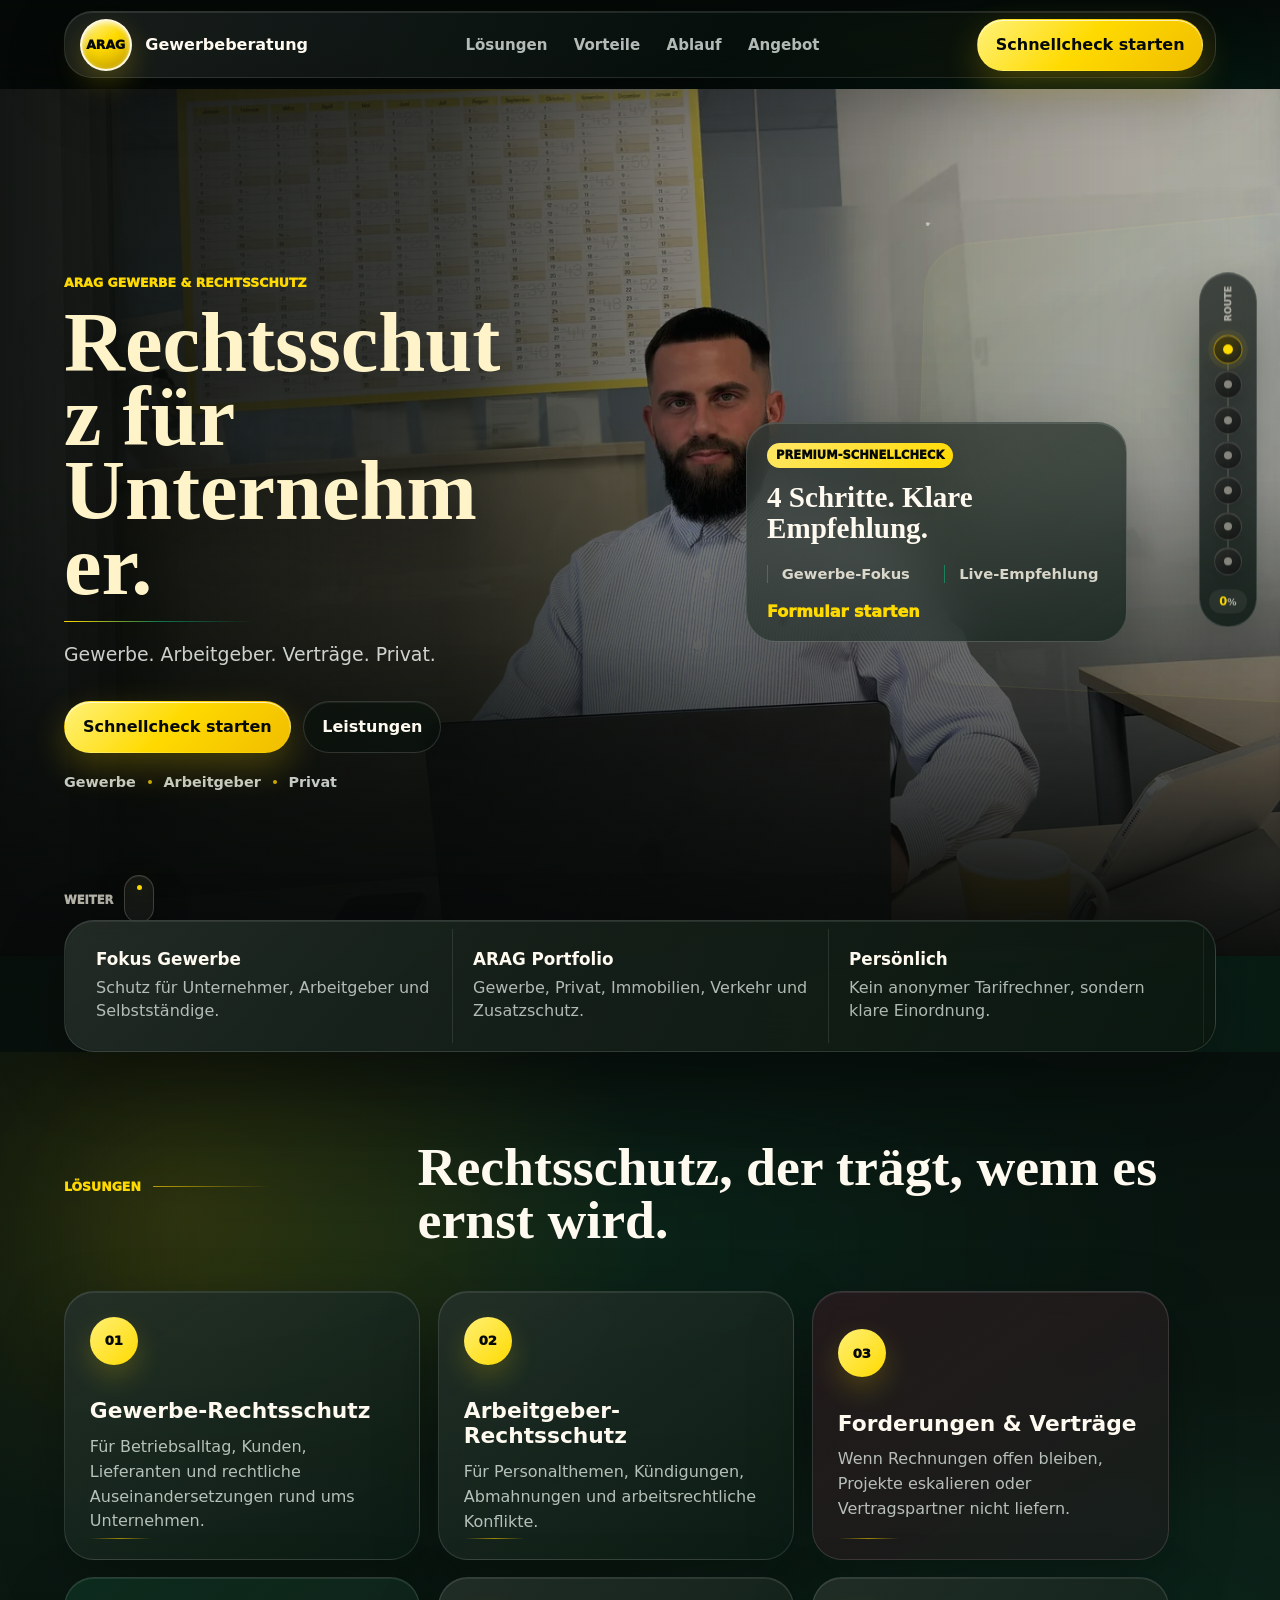
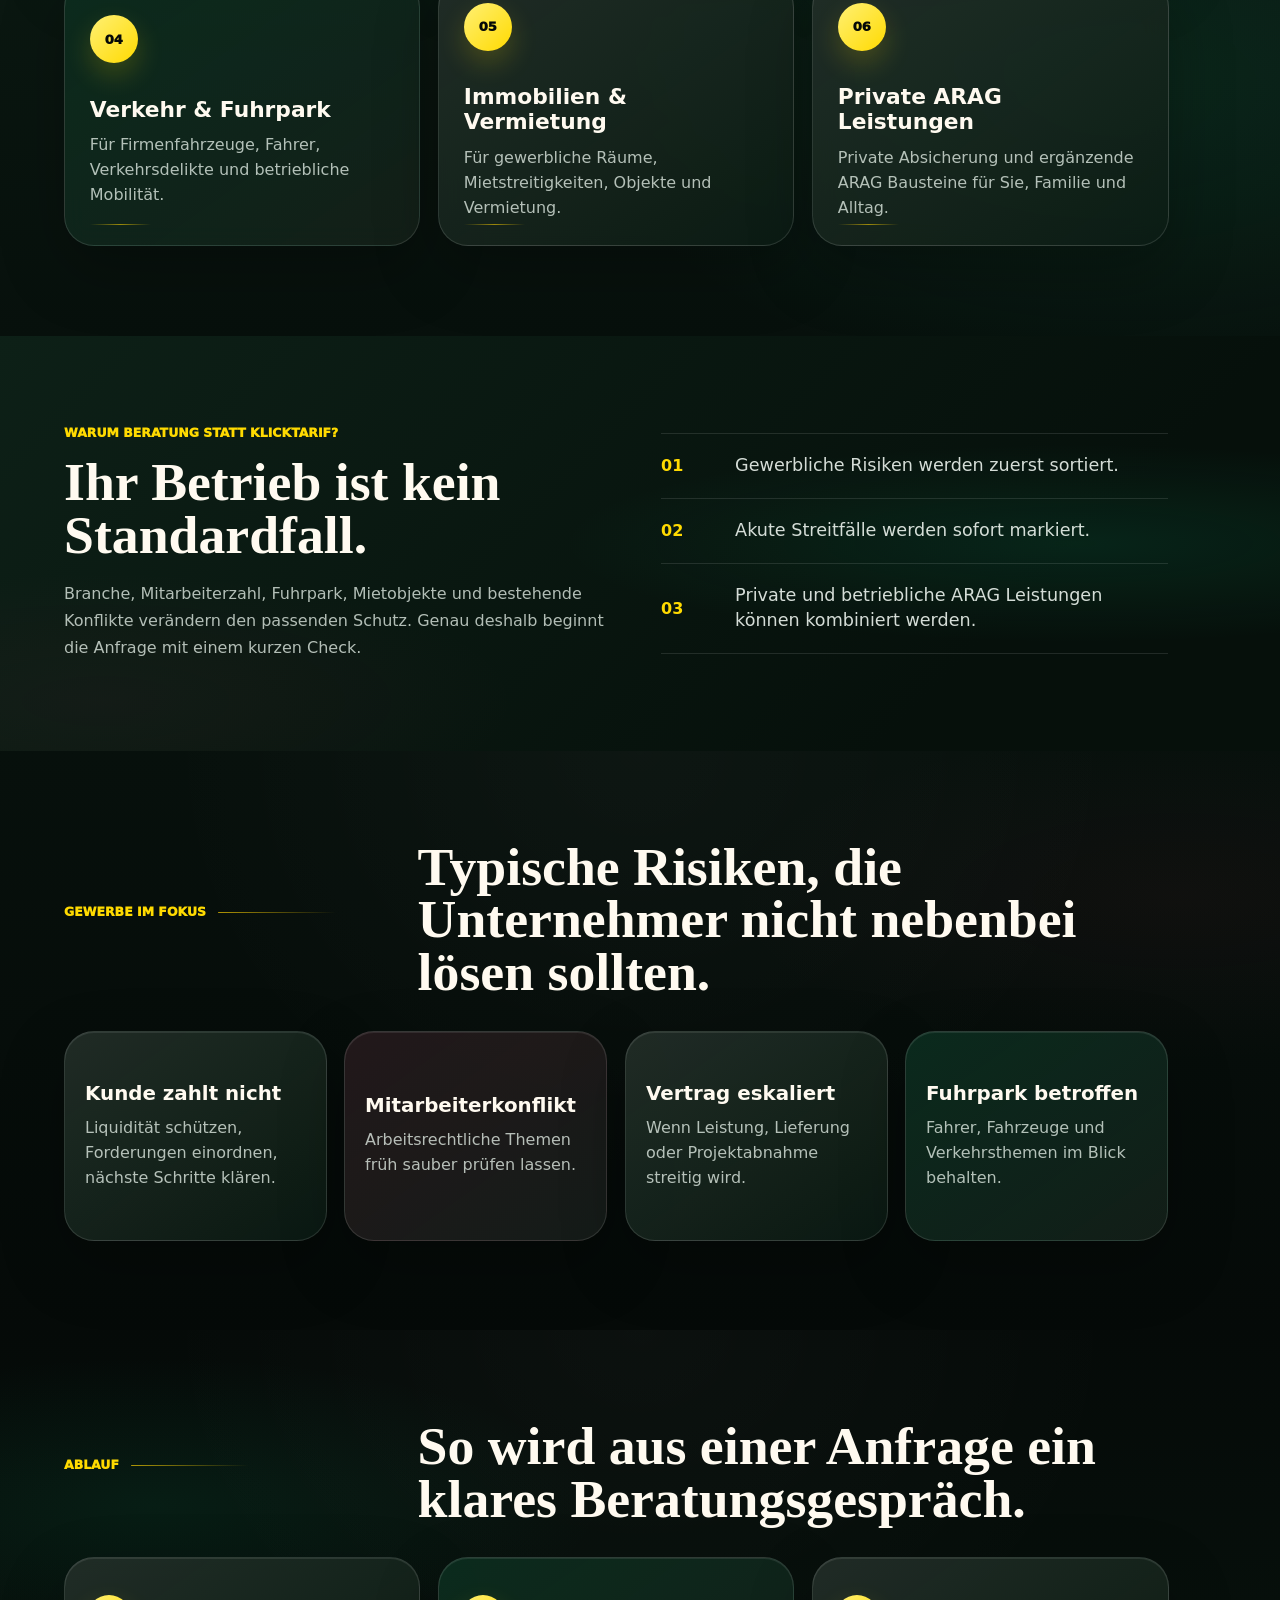
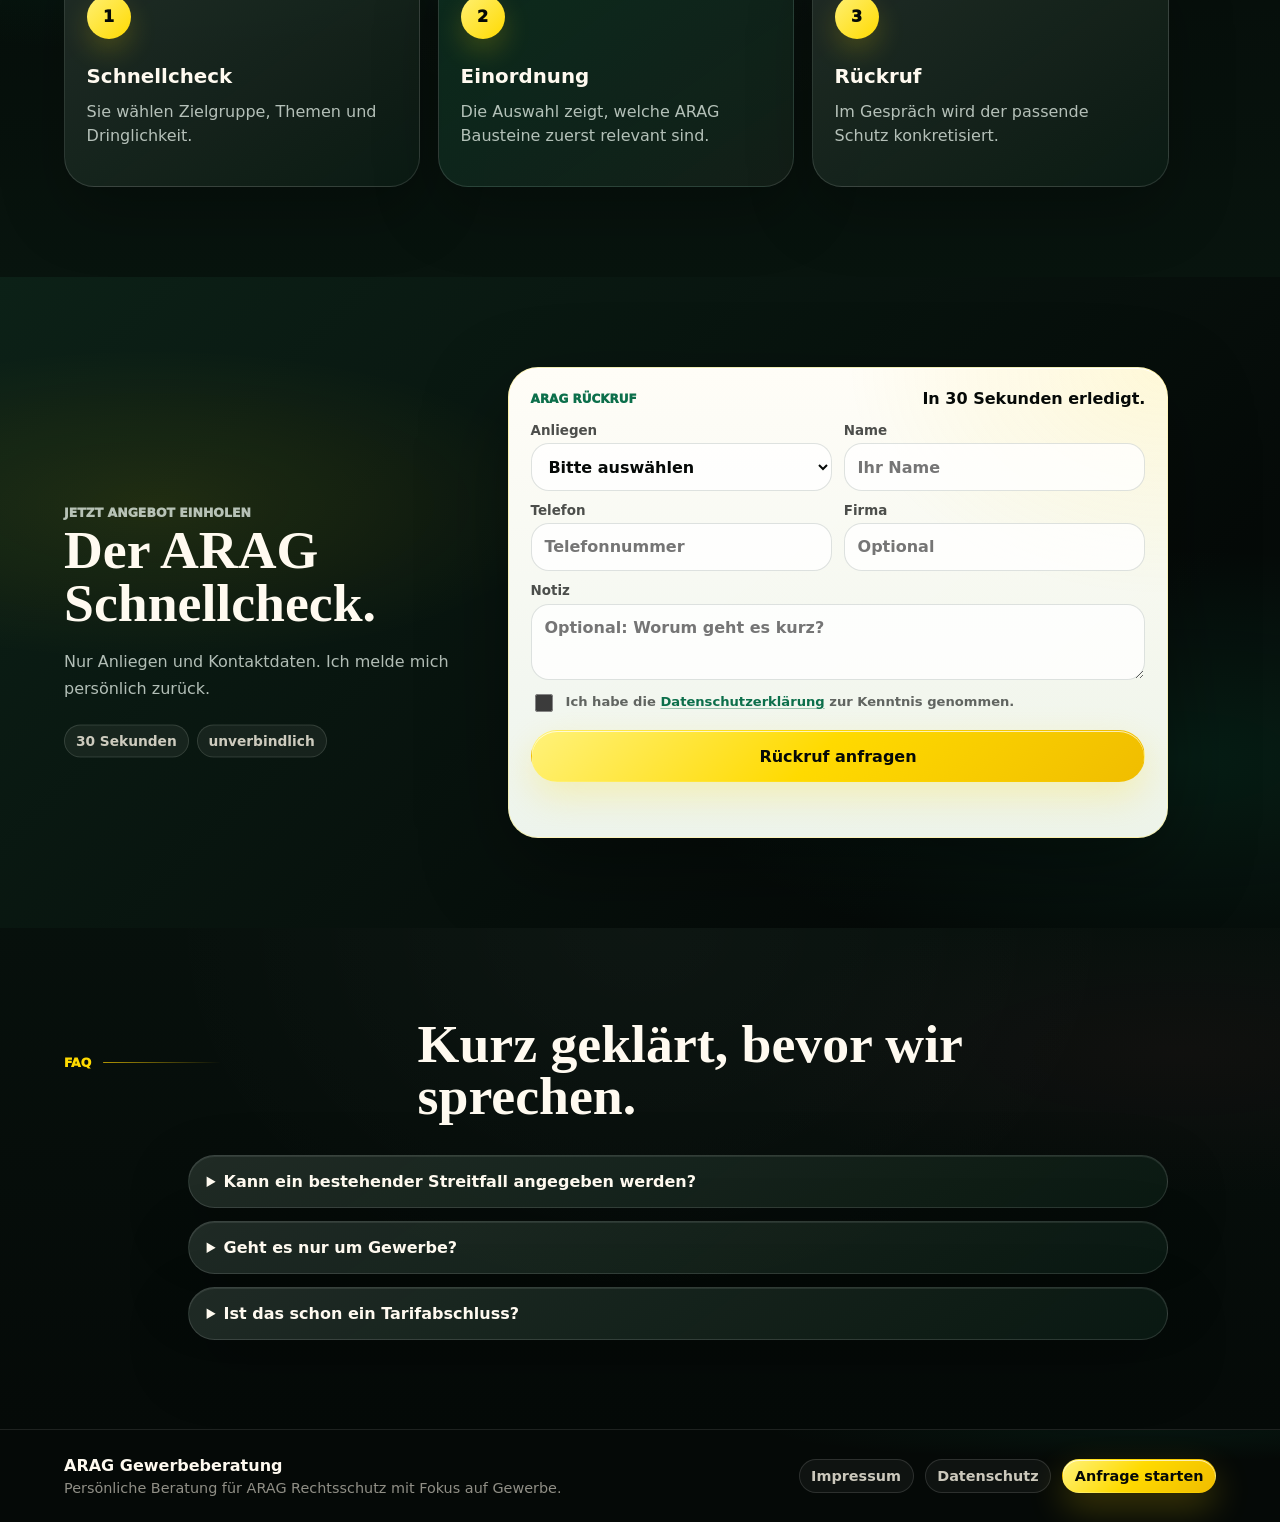
<file: index.html>
<!doctype html>
<html lang="de">
  <head>
    <meta charset="utf-8" />
    <meta name="viewport" content="width=device-width, initial-scale=1" />
    <title>ARAG Gewerbeberatung | Rechtsschutz für Unternehmen</title>
    <meta
      name="description"
      content="Dunkle Premium-Landingpage für ARAG Gewerbeberatung mit Multi-Step-Anfrage für Gewerbe, Arbeitgeber, Selbstständige und private Absicherung."
    />
    <link rel="icon" href="data:," />
    <link rel="preload" href="assets/berater-hero.webp" as="image" />
    <link rel="stylesheet" href="styles.css" />
    <script>document.documentElement.classList.add("js");</script>
  </head>
  <body>
    <header class="site-header" data-elevate>
      <nav class="nav" aria-label="Hauptnavigation">
        <a class="brand" href="#start" aria-label="Start">
          <span class="brand-mark">ARAG</span>
          <span class="brand-copy">Gewerbeberatung</span>
        </a>
        <button class="menu-toggle" type="button" aria-expanded="false" aria-controls="nav-links" aria-label="Menü öffnen">
          <span></span>
          <span></span>
          <span></span>
        </button>
        <div class="nav-links" id="nav-links">
          <a href="#loesungen">Lösungen</a>
          <a href="#vorteile">Vorteile</a>
          <a href="#ablauf">Ablauf</a>
          <a href="#anfrage">Angebot</a>
        </div>
        <a class="nav-cta" href="#anfrage">Schnellcheck starten</a>
      </nav>
    </header>

    <aside class="route-guide" aria-label="Schutzroute durch die Seite">
      <span class="route-guide__label">Route</span>
      <nav class="route-guide__steps" aria-label="Seitenstationen">
        <a href="#start" data-route-step="start" class="is-active"><span>Start</span></a>
        <a href="#loesungen" data-route-step="loesungen"><span>Lösungen</span></a>
        <a href="#vorteile" data-route-step="vorteile"><span>Vorteile</span></a>
        <a href="#business" data-route-step="business"><span>Risiken</span></a>
        <a href="#ablauf" data-route-step="ablauf"><span>Ablauf</span></a>
        <a href="#anfrage" data-route-step="anfrage"><span>Rückruf</span></a>
        <a href="#kontakt" data-route-step="kontakt"><span>Ziel</span></a>
      </nav>
      <span class="route-guide__progress"><b id="route-progress">0</b>%</span>
    </aside>

    <main id="start">
      <section class="hero" aria-labelledby="hero-title">
        <picture class="hero-picture" aria-hidden="true">
          <source srcset="assets/berater-hero.webp" type="image/webp" />
          <img src="assets/berater-hero.jpg" alt="" />
        </picture>
        <div class="hero-shade"></div>

        <div class="hero-grid">
          <div class="hero-content">
            <p class="eyebrow reveal">ARAG Gewerbe & Rechtsschutz</p>
            <h1 id="hero-title" class="reveal">Rechtsschutz für Unternehmer.</h1>
            <p class="hero-lead reveal">
              Gewerbe. Arbeitgeber. Verträge. Privat.
            </p>
            <div class="hero-actions reveal">
              <a class="button primary" href="#anfrage">Schnellcheck starten</a>
              <a class="button ghost" href="#loesungen">Leistungen</a>
            </div>
            <div class="hero-facts reveal" aria-label="Schwerpunkte">
              <span>Gewerbe</span>
              <span>Arbeitgeber</span>
              <span>Privat</span>
            </div>
          </div>

          <aside class="hero-panel reveal" aria-label="Schnellcheck">
            <span>Premium-Schnellcheck</span>
            <h2>4 Schritte. Klare Empfehlung.</h2>
            <div class="hero-panel-stats">
              <strong>Gewerbe-Fokus</strong>
              <strong>Live-Empfehlung</strong>
            </div>
            <a href="#anfrage">Formular starten</a>
          </aside>
        </div>

        <a class="scroll-cue reveal" href="#loesungen" aria-label="Zu den Lösungen scrollen">
          <span>Weiter</span>
          <i aria-hidden="true"></i>
        </a>
      </section>

      <section class="trust-band" aria-label="Beratungsversprechen">
        <div class="trust-item reveal">
          <strong>Fokus Gewerbe</strong>
          <span>Schutz für Unternehmer, Arbeitgeber und Selbstständige.</span>
        </div>
        <div class="trust-item reveal">
          <strong>ARAG Portfolio</strong>
          <span>Gewerbe, Privat, Immobilien, Verkehr und Zusatzschutz.</span>
        </div>
        <div class="trust-item reveal">
          <strong>Persönlich</strong>
          <span>Kein anonymer Tarifrechner, sondern klare Einordnung.</span>
        </div>
      </section>

      <section class="section solutions-section" id="loesungen" aria-labelledby="loesungen-title">
        <div class="section-heading">
          <p class="eyebrow reveal">Lösungen</p>
          <h2 id="loesungen-title" class="reveal">Rechtsschutz, der trägt, wenn es ernst wird.</h2>
        </div>
        <div class="solution-grid">
          <article class="solution-card reveal">
            <span>01</span>
            <h3>Gewerbe-Rechtsschutz</h3>
            <p>Für Betriebsalltag, Kunden, Lieferanten und rechtliche Auseinandersetzungen rund ums Unternehmen.</p>
          </article>
          <article class="solution-card reveal">
            <span>02</span>
            <h3>Arbeitgeber-Rechtsschutz</h3>
            <p>Für Personalthemen, Kündigungen, Abmahnungen und arbeitsrechtliche Konflikte.</p>
          </article>
          <article class="solution-card reveal">
            <span>03</span>
            <h3>Forderungen & Verträge</h3>
            <p>Wenn Rechnungen offen bleiben, Projekte eskalieren oder Vertragspartner nicht liefern.</p>
          </article>
          <article class="solution-card reveal">
            <span>04</span>
            <h3>Verkehr & Fuhrpark</h3>
            <p>Für Firmenfahrzeuge, Fahrer, Verkehrsdelikte und betriebliche Mobilität.</p>
          </article>
          <article class="solution-card reveal">
            <span>05</span>
            <h3>Immobilien & Vermietung</h3>
            <p>Für gewerbliche Räume, Mietstreitigkeiten, Objekte und Vermietung.</p>
          </article>
          <article class="solution-card reveal">
            <span>06</span>
            <h3>Private ARAG Leistungen</h3>
            <p>Private Absicherung und ergänzende ARAG Bausteine für Sie, Familie und Alltag.</p>
          </article>
        </div>
      </section>

      <section class="section premium-section" id="vorteile" aria-labelledby="vorteile-title">
        <div class="premium-copy reveal">
          <p class="eyebrow">Warum Beratung statt Klicktarif?</p>
          <h2 id="vorteile-title">Ihr Betrieb ist kein Standardfall.</h2>
          <p>
            Branche, Mitarbeiterzahl, Fuhrpark, Mietobjekte und bestehende Konflikte verändern den passenden Schutz.
            Genau deshalb beginnt die Anfrage mit einem kurzen Check.
          </p>
        </div>
        <div class="benefit-list">
          <div class="benefit-row reveal">
            <strong>01</strong>
            <span>Gewerbliche Risiken werden zuerst sortiert.</span>
          </div>
          <div class="benefit-row reveal">
            <strong>02</strong>
            <span>Akute Streitfälle werden sofort markiert.</span>
          </div>
          <div class="benefit-row reveal">
            <strong>03</strong>
            <span>Private und betriebliche ARAG Leistungen können kombiniert werden.</span>
          </div>
        </div>
      </section>

      <section class="section business-section" id="business" aria-labelledby="business-title">
        <div class="section-heading">
          <p class="eyebrow reveal">Gewerbe im Fokus</p>
          <h2 id="business-title" class="reveal">Typische Risiken, die Unternehmer nicht nebenbei lösen sollten.</h2>
        </div>
        <div class="risk-grid">
          <div class="risk-item reveal">
            <h3>Kunde zahlt nicht</h3>
            <p>Liquidität schützen, Forderungen einordnen, nächste Schritte klären.</p>
          </div>
          <div class="risk-item reveal">
            <h3>Mitarbeiterkonflikt</h3>
            <p>Arbeitsrechtliche Themen früh sauber prüfen lassen.</p>
          </div>
          <div class="risk-item reveal">
            <h3>Vertrag eskaliert</h3>
            <p>Wenn Leistung, Lieferung oder Projektabnahme streitig wird.</p>
          </div>
          <div class="risk-item reveal">
            <h3>Fuhrpark betroffen</h3>
            <p>Fahrer, Fahrzeuge und Verkehrsthemen im Blick behalten.</p>
          </div>
        </div>
      </section>

      <section class="section process-section" id="ablauf" aria-labelledby="ablauf-title">
        <div class="section-heading">
          <p class="eyebrow reveal">Ablauf</p>
          <h2 id="ablauf-title" class="reveal">So wird aus einer Anfrage ein klares Beratungsgespräch.</h2>
        </div>
        <div class="process-grid">
          <article class="process-card reveal">
            <span>1</span>
            <h3>Schnellcheck</h3>
            <p>Sie wählen Zielgruppe, Themen und Dringlichkeit.</p>
          </article>
          <article class="process-card reveal">
            <span>2</span>
            <h3>Einordnung</h3>
            <p>Die Auswahl zeigt, welche ARAG Bausteine zuerst relevant sind.</p>
          </article>
          <article class="process-card reveal">
            <span>3</span>
            <h3>Rückruf</h3>
            <p>Im Gespräch wird der passende Schutz konkretisiert.</p>
          </article>
        </div>
      </section>

      <section class="section form-section" id="anfrage" aria-labelledby="form-title">
        <div class="form-copy reveal">
          <p class="eyebrow">Jetzt Angebot einholen</p>
          <h2 id="form-title">Der ARAG Schnellcheck.</h2>
          <p>
            Nur Anliegen und Kontaktdaten. Ich melde mich persönlich zurück.
          </p>
          <ul class="form-points">
            <li>30 Sekunden</li>
            <li>unverbindlich</li>
          </ul>
        </div>

        <div class="form-workspace reveal">
          <form class="quote-form ultra-simple-form" id="quote-form" novalidate>
            <div class="form-header">
              <span>ARAG Rückruf</span>
              <strong>In 30 Sekunden erledigt.</strong>
            </div>

            <div class="quick-field-grid">
              <label>
                Anliegen
                <select name="topic" required>
                  <option value="">Bitte auswählen</option>
                  <option>Gewerbe-Rechtsschutz</option>
                  <option>Arbeitgeber-Rechtsschutz</option>
                  <option>Forderungen & Verträge</option>
                  <option>Immobilien / Vermietung</option>
                  <option>Privater ARAG Schutz</option>
                </select>
              </label>
              <label>
                Name
                <input name="name" type="text" autocomplete="name" placeholder="Ihr Name" required />
              </label>
              <label>
                Telefon
                <input name="phone" type="tel" autocomplete="tel" placeholder="Telefonnummer" required />
              </label>
              <label>
                Firma
                <input name="company" type="text" autocomplete="organization" placeholder="Optional" />
              </label>
            </div>

            <label class="message-field">
              Notiz
              <textarea name="message" rows="2" placeholder="Optional: Worum geht es kurz?"></textarea>
            </label>
            <label class="consent">
              <input name="consent" type="checkbox" required />
              <span>Ich habe die <a href="datenschutz.html">Datenschutzerklärung</a> zur Kenntnis genommen.</span>
            </label>

            <div class="form-actions">
              <button type="submit" class="button primary" id="submit-form">Rückruf anfragen</button>
            </div>
            <p class="form-note" id="form-note" role="status" aria-live="polite"></p>
          </form>
        </div>
      </section>

      <section class="section faq-section" aria-labelledby="faq-title">
        <div class="section-heading">
          <p class="eyebrow reveal">FAQ</p>
          <h2 id="faq-title" class="reveal">Kurz geklärt, bevor wir sprechen.</h2>
        </div>
        <div class="faq-grid">
          <details class="reveal">
            <summary>Kann ein bestehender Streitfall angegeben werden?</summary>
            <p>Ja. Das Formular markiert akute Themen, damit sie im Rückruf zuerst besprochen werden.</p>
          </details>
          <details class="reveal">
            <summary>Geht es nur um Gewerbe?</summary>
            <p>Der Fokus liegt auf Gewerbe. Private und ergänzende ARAG Leistungen können mitgeprüft werden.</p>
          </details>
          <details class="reveal">
            <summary>Ist das schon ein Tarifabschluss?</summary>
            <p>Nein. Die Anfrage bereitet eine unverbindliche Beratung vor.</p>
          </details>
        </div>
      </section>
    </main>

    <footer class="site-footer" id="kontakt">
      <div>
        <strong>ARAG Gewerbeberatung</strong>
        <span>Persönliche Beratung für ARAG Rechtsschutz mit Fokus auf Gewerbe.</span>
      </div>
      <nav class="footer-links" aria-label="Rechtliches und Kontakt">
        <a href="impressum.html">Impressum</a>
        <a href="datenschutz.html">Datenschutz</a>
        <a class="footer-cta" href="#anfrage">Anfrage starten</a>
      </nav>
    </footer>

    <a class="sticky-cta" href="#anfrage">Anfrage</a>
    <script src="script.js"></script>
  </body>
</html>
</file>
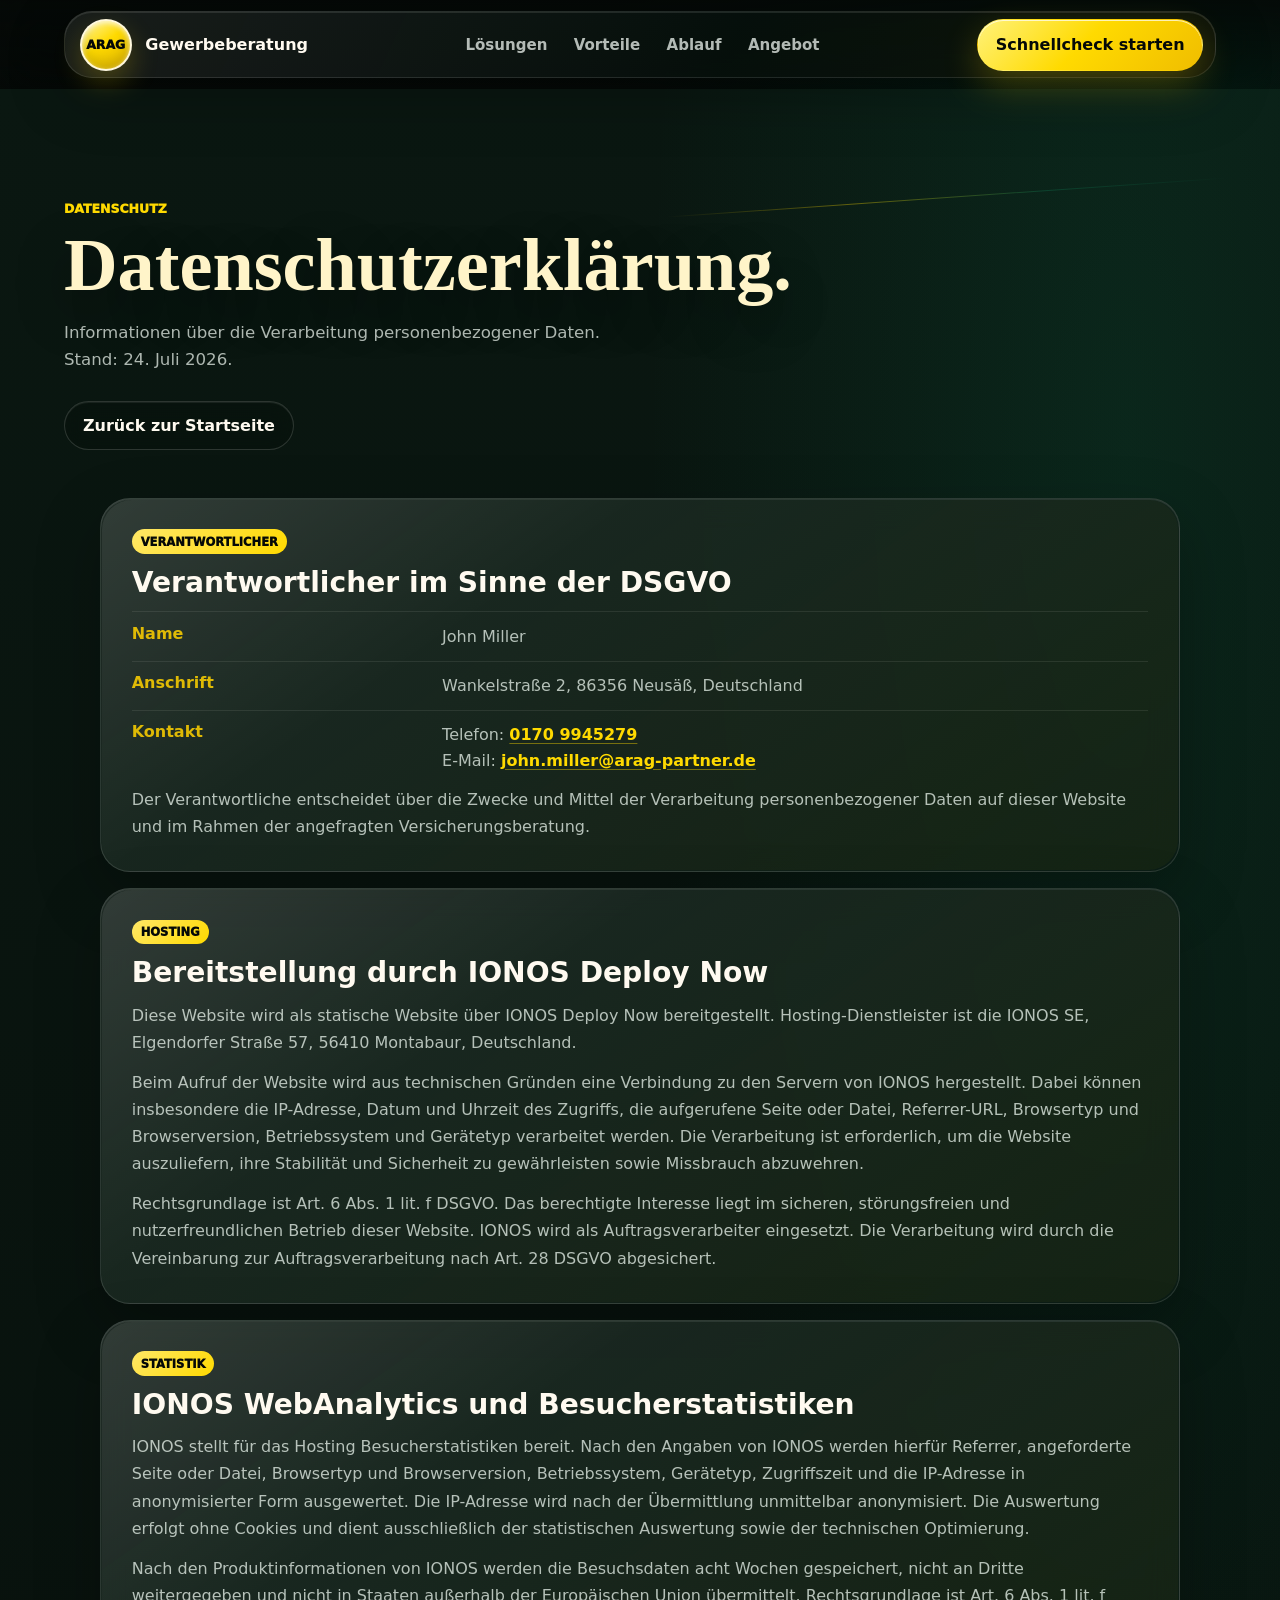
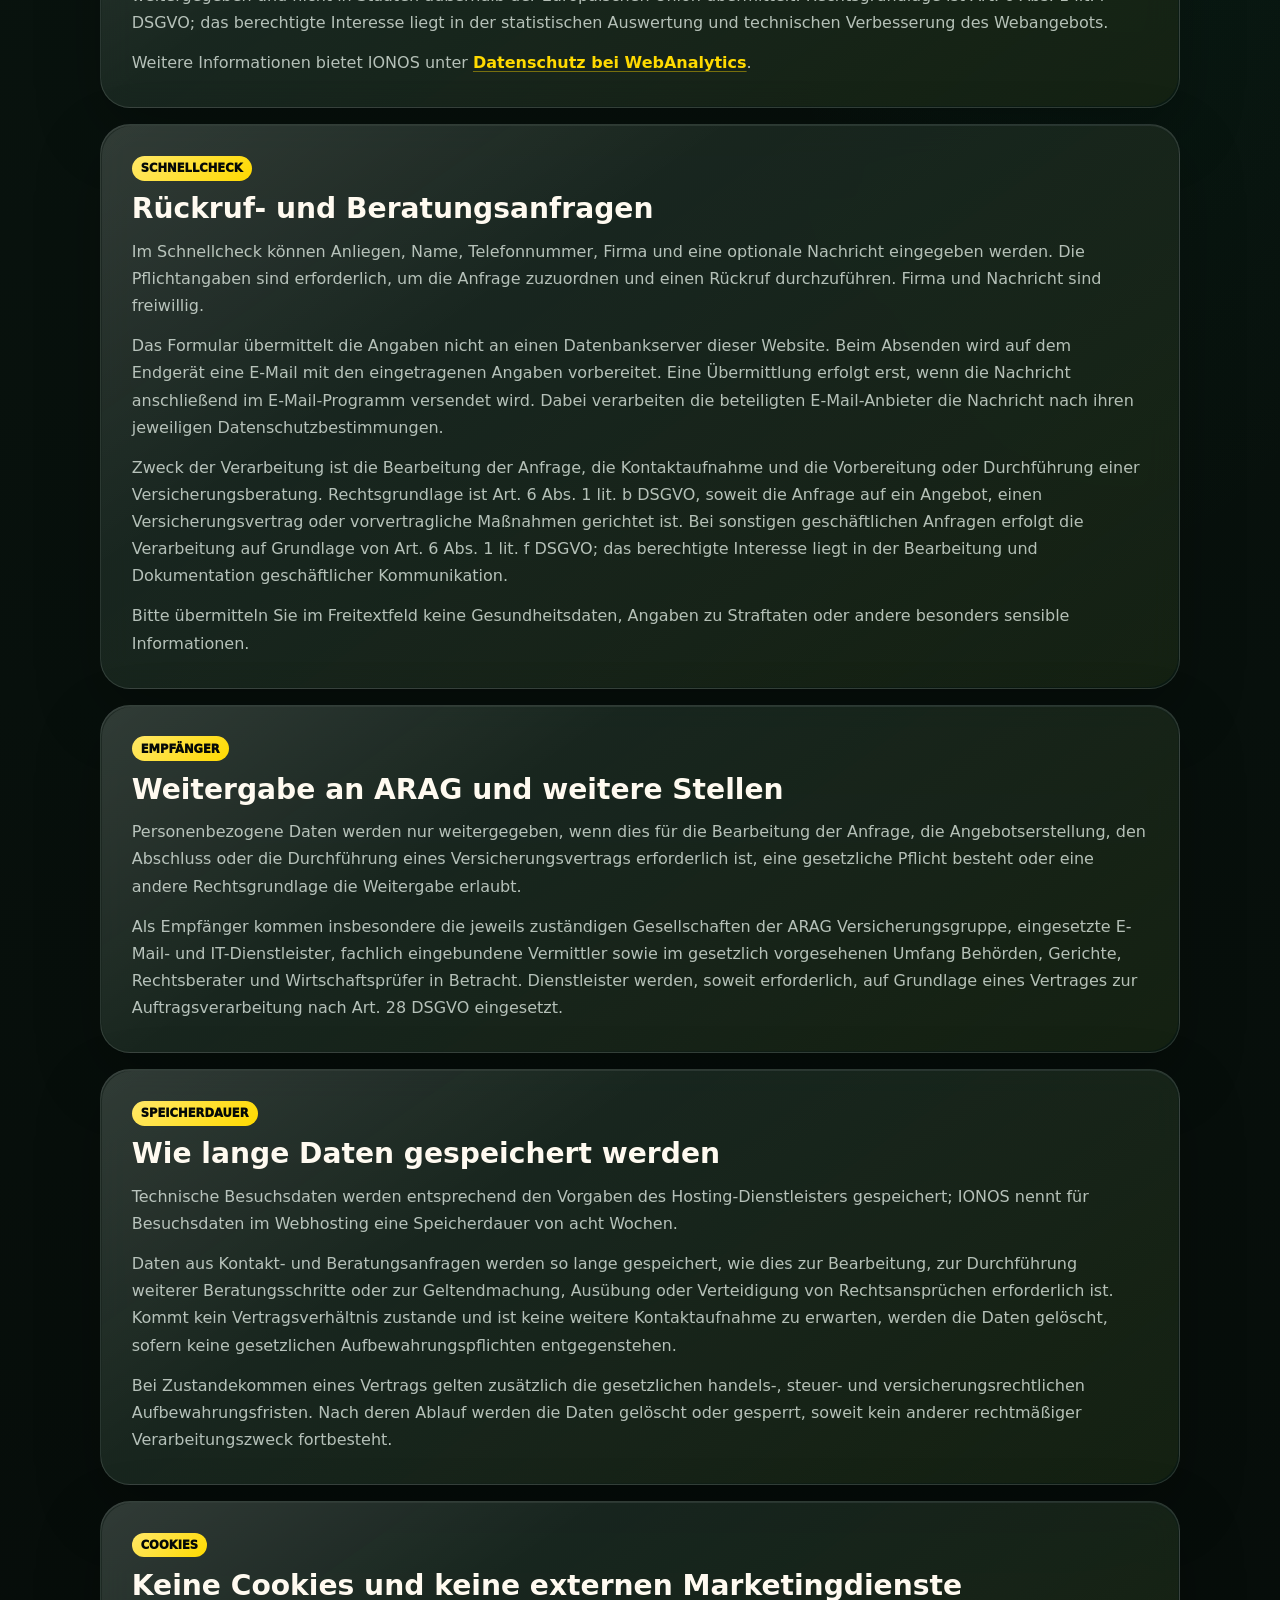
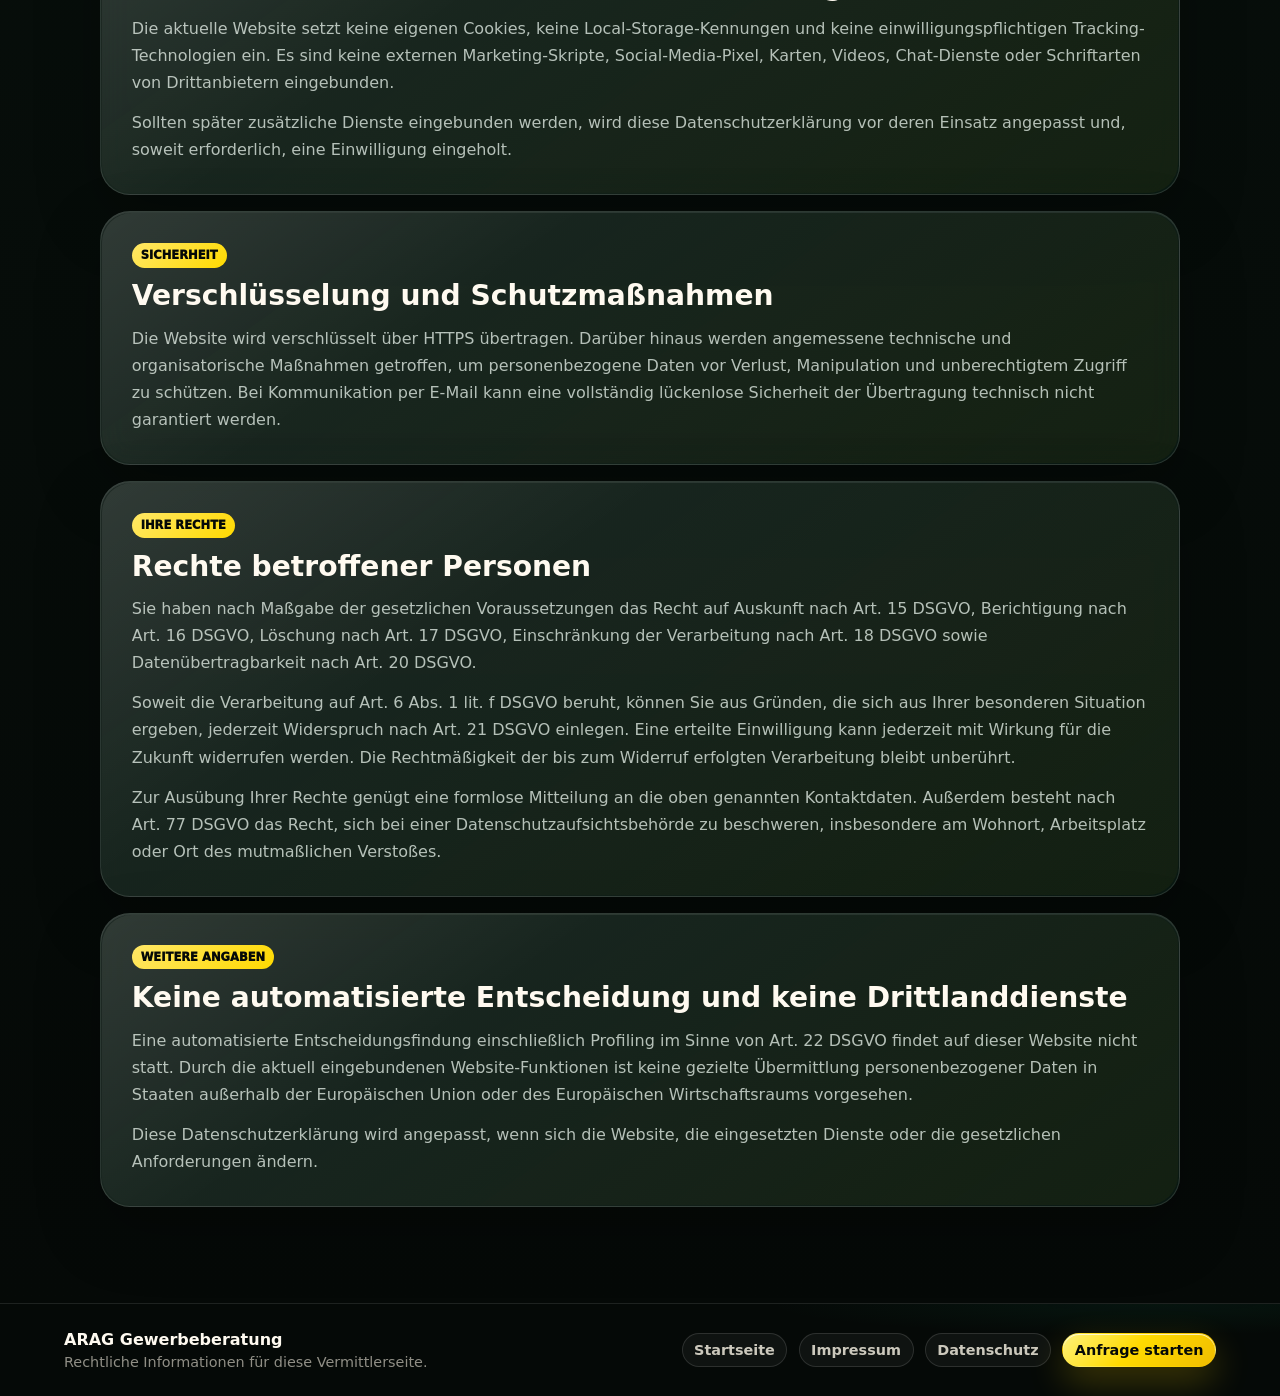
<file: datenschutz.html>
<!doctype html>
<html lang="de">
  <head>
    <meta charset="utf-8" />
    <meta name="viewport" content="width=device-width, initial-scale=1" />
    <title>Datenschutz | ARAG Gewerbeberatung</title>
    <meta name="description" content="Datenschutzhinweise der ARAG Gewerbeberatung für Websitebesuch und Rückrufanfrage." />
    <link rel="icon" href="data:," />
    <link rel="stylesheet" href="styles.css" />
    <script>document.documentElement.classList.add("js");</script>
  </head>
  <body class="legal-page">
    <header class="site-header" data-elevate>
      <nav class="nav" aria-label="Hauptnavigation">
        <a class="brand" href="index.html#start" aria-label="Startseite">
          <span class="brand-mark">ARAG</span>
          <span class="brand-copy">Gewerbeberatung</span>
        </a>
        <button class="menu-toggle" type="button" aria-expanded="false" aria-controls="nav-links" aria-label="Menü öffnen">
          <span></span>
          <span></span>
          <span></span>
        </button>
        <div class="nav-links" id="nav-links">
          <a href="index.html#loesungen">Lösungen</a>
          <a href="index.html#vorteile">Vorteile</a>
          <a href="index.html#ablauf">Ablauf</a>
          <a href="index.html#anfrage">Angebot</a>
        </div>
        <a class="nav-cta" href="index.html#anfrage">Schnellcheck starten</a>
      </nav>
    </header>

    <main class="legal-main">
      <section class="legal-hero" aria-labelledby="legal-title">
        <p class="eyebrow reveal">Datenschutz</p>
        <h1 id="legal-title" class="reveal">Datenschutzerklärung.</h1>
        <p class="reveal">Informationen über die Verarbeitung personenbezogener Daten. Stand: 24. Juli 2026.</p>
        <a class="button ghost reveal" href="index.html#start">Zurück zur Startseite</a>
      </section>

      <section class="legal-content" aria-label="Datenschutzhinweise">
        <div class="legal-shell">
          <article class="legal-card reveal">
            <span class="legal-kicker">Verantwortlicher</span>
            <h2>Verantwortlicher im Sinne der DSGVO</h2>
            <dl class="legal-list">
              <div><dt>Name</dt><dd>John Miller</dd></div>
              <div><dt>Anschrift</dt><dd>Wankelstraße 2, 86356 Neusäß, Deutschland</dd></div>
              <div><dt>Kontakt</dt><dd>Telefon: <a class="legal-inline-link" href="tel:+491709945279">0170 9945279</a><br />E-Mail: <a class="legal-inline-link" href="mailto:john.miller@arag-partner.de">john.miller@arag-partner.de</a></dd></div>
            </dl>
            <p>Der Verantwortliche entscheidet über die Zwecke und Mittel der Verarbeitung personenbezogener Daten auf dieser Website und im Rahmen der angefragten Versicherungsberatung.</p>
          </article>

          <article class="legal-card reveal">
            <span class="legal-kicker">Hosting</span>
            <h2>Bereitstellung durch IONOS Deploy Now</h2>
            <p>Diese Website wird als statische Website über IONOS Deploy Now bereitgestellt. Hosting-Dienstleister ist die IONOS SE, Elgendorfer Straße 57, 56410 Montabaur, Deutschland.</p>
            <p>Beim Aufruf der Website wird aus technischen Gründen eine Verbindung zu den Servern von IONOS hergestellt. Dabei können insbesondere die IP-Adresse, Datum und Uhrzeit des Zugriffs, die aufgerufene Seite oder Datei, Referrer-URL, Browsertyp und Browserversion, Betriebssystem und Gerätetyp verarbeitet werden. Die Verarbeitung ist erforderlich, um die Website auszuliefern, ihre Stabilität und Sicherheit zu gewährleisten sowie Missbrauch abzuwehren.</p>
            <p>Rechtsgrundlage ist Art. 6 Abs. 1 lit. f DSGVO. Das berechtigte Interesse liegt im sicheren, störungsfreien und nutzerfreundlichen Betrieb dieser Website. IONOS wird als Auftragsverarbeiter eingesetzt. Die Verarbeitung wird durch die Vereinbarung zur Auftragsverarbeitung nach Art. 28 DSGVO abgesichert.</p>
          </article>

          <article class="legal-card reveal">
            <span class="legal-kicker">Statistik</span>
            <h2>IONOS WebAnalytics und Besucherstatistiken</h2>
            <p>IONOS stellt für das Hosting Besucherstatistiken bereit. Nach den Angaben von IONOS werden hierfür Referrer, angeforderte Seite oder Datei, Browsertyp und Browserversion, Betriebssystem, Gerätetyp, Zugriffszeit und die IP-Adresse in anonymisierter Form ausgewertet. Die IP-Adresse wird nach der Übermittlung unmittelbar anonymisiert. Die Auswertung erfolgt ohne Cookies und dient ausschließlich der statistischen Auswertung sowie der technischen Optimierung.</p>
            <p>Nach den Produktinformationen von IONOS werden die Besuchsdaten acht Wochen gespeichert, nicht an Dritte weitergegeben und nicht in Staaten außerhalb der Europäischen Union übermittelt. Rechtsgrundlage ist Art. 6 Abs. 1 lit. f DSGVO; das berechtigte Interesse liegt in der statistischen Auswertung und technischen Verbesserung des Webangebots.</p>
            <p>Weitere Informationen bietet IONOS unter <a class="legal-inline-link" href="https://www.ionos.de/hilfe/datenschutz/datenverarbeitung-durch-ihr-ionos-produktes/webanalytics/" target="_blank" rel="noopener noreferrer">Datenschutz bei WebAnalytics</a>.</p>
          </article>

          <article class="legal-card reveal">
            <span class="legal-kicker">Schnellcheck</span>
            <h2>Rückruf- und Beratungsanfragen</h2>
            <p>Im Schnellcheck können Anliegen, Name, Telefonnummer, Firma und eine optionale Nachricht eingegeben werden. Die Pflichtangaben sind erforderlich, um die Anfrage zuzuordnen und einen Rückruf durchzuführen. Firma und Nachricht sind freiwillig.</p>
            <p>Das Formular übermittelt die Angaben nicht an einen Datenbankserver dieser Website. Beim Absenden wird auf dem Endgerät eine E-Mail mit den eingetragenen Angaben vorbereitet. Eine Übermittlung erfolgt erst, wenn die Nachricht anschließend im E-Mail-Programm versendet wird. Dabei verarbeiten die beteiligten E-Mail-Anbieter die Nachricht nach ihren jeweiligen Datenschutzbestimmungen.</p>
            <p>Zweck der Verarbeitung ist die Bearbeitung der Anfrage, die Kontaktaufnahme und die Vorbereitung oder Durchführung einer Versicherungsberatung. Rechtsgrundlage ist Art. 6 Abs. 1 lit. b DSGVO, soweit die Anfrage auf ein Angebot, einen Versicherungsvertrag oder vorvertragliche Maßnahmen gerichtet ist. Bei sonstigen geschäftlichen Anfragen erfolgt die Verarbeitung auf Grundlage von Art. 6 Abs. 1 lit. f DSGVO; das berechtigte Interesse liegt in der Bearbeitung und Dokumentation geschäftlicher Kommunikation.</p>
            <p>Bitte übermitteln Sie im Freitextfeld keine Gesundheitsdaten, Angaben zu Straftaten oder andere besonders sensible Informationen.</p>
          </article>

          <article class="legal-card reveal">
            <span class="legal-kicker">Empfänger</span>
            <h2>Weitergabe an ARAG und weitere Stellen</h2>
            <p>Personenbezogene Daten werden nur weitergegeben, wenn dies für die Bearbeitung der Anfrage, die Angebotserstellung, den Abschluss oder die Durchführung eines Versicherungsvertrags erforderlich ist, eine gesetzliche Pflicht besteht oder eine andere Rechtsgrundlage die Weitergabe erlaubt.</p>
            <p>Als Empfänger kommen insbesondere die jeweils zuständigen Gesellschaften der ARAG Versicherungsgruppe, eingesetzte E-Mail- und IT-Dienstleister, fachlich eingebundene Vermittler sowie im gesetzlich vorgesehenen Umfang Behörden, Gerichte, Rechtsberater und Wirtschaftsprüfer in Betracht. Dienstleister werden, soweit erforderlich, auf Grundlage eines Vertrages zur Auftragsverarbeitung nach Art. 28 DSGVO eingesetzt.</p>
          </article>

          <article class="legal-card reveal">
            <span class="legal-kicker">Speicherdauer</span>
            <h2>Wie lange Daten gespeichert werden</h2>
            <p>Technische Besuchsdaten werden entsprechend den Vorgaben des Hosting-Dienstleisters gespeichert; IONOS nennt für Besuchsdaten im Webhosting eine Speicherdauer von acht Wochen.</p>
            <p>Daten aus Kontakt- und Beratungsanfragen werden so lange gespeichert, wie dies zur Bearbeitung, zur Durchführung weiterer Beratungsschritte oder zur Geltendmachung, Ausübung oder Verteidigung von Rechtsansprüchen erforderlich ist. Kommt kein Vertragsverhältnis zustande und ist keine weitere Kontaktaufnahme zu erwarten, werden die Daten gelöscht, sofern keine gesetzlichen Aufbewahrungspflichten entgegenstehen.</p>
            <p>Bei Zustandekommen eines Vertrags gelten zusätzlich die gesetzlichen handels-, steuer- und versicherungsrechtlichen Aufbewahrungsfristen. Nach deren Ablauf werden die Daten gelöscht oder gesperrt, soweit kein anderer rechtmäßiger Verarbeitungszweck fortbesteht.</p>
          </article>

          <article class="legal-card reveal">
            <span class="legal-kicker">Cookies</span>
            <h2>Keine Cookies und keine externen Marketingdienste</h2>
            <p>Die aktuelle Website setzt keine eigenen Cookies, keine Local-Storage-Kennungen und keine einwilligungspflichtigen Tracking-Technologien ein. Es sind keine externen Marketing-Skripte, Social-Media-Pixel, Karten, Videos, Chat-Dienste oder Schriftarten von Drittanbietern eingebunden.</p>
            <p>Sollten später zusätzliche Dienste eingebunden werden, wird diese Datenschutzerklärung vor deren Einsatz angepasst und, soweit erforderlich, eine Einwilligung eingeholt.</p>
          </article>

          <article class="legal-card reveal">
            <span class="legal-kicker">Sicherheit</span>
            <h2>Verschlüsselung und Schutzmaßnahmen</h2>
            <p>Die Website wird verschlüsselt über HTTPS übertragen. Darüber hinaus werden angemessene technische und organisatorische Maßnahmen getroffen, um personenbezogene Daten vor Verlust, Manipulation und unberechtigtem Zugriff zu schützen. Bei Kommunikation per E-Mail kann eine vollständig lückenlose Sicherheit der Übertragung technisch nicht garantiert werden.</p>
          </article>

          <article class="legal-card reveal">
            <span class="legal-kicker">Ihre Rechte</span>
            <h2>Rechte betroffener Personen</h2>
            <p>Sie haben nach Maßgabe der gesetzlichen Voraussetzungen das Recht auf Auskunft nach Art. 15 DSGVO, Berichtigung nach Art. 16 DSGVO, Löschung nach Art. 17 DSGVO, Einschränkung der Verarbeitung nach Art. 18 DSGVO sowie Datenübertragbarkeit nach Art. 20 DSGVO.</p>
            <p>Soweit die Verarbeitung auf Art. 6 Abs. 1 lit. f DSGVO beruht, können Sie aus Gründen, die sich aus Ihrer besonderen Situation ergeben, jederzeit Widerspruch nach Art. 21 DSGVO einlegen. Eine erteilte Einwilligung kann jederzeit mit Wirkung für die Zukunft widerrufen werden. Die Rechtmäßigkeit der bis zum Widerruf erfolgten Verarbeitung bleibt unberührt.</p>
            <p>Zur Ausübung Ihrer Rechte genügt eine formlose Mitteilung an die oben genannten Kontaktdaten. Außerdem besteht nach Art. 77 DSGVO das Recht, sich bei einer Datenschutzaufsichtsbehörde zu beschweren, insbesondere am Wohnort, Arbeitsplatz oder Ort des mutmaßlichen Verstoßes.</p>
          </article>

          <article class="legal-card reveal">
            <span class="legal-kicker">Weitere Angaben</span>
            <h2>Keine automatisierte Entscheidung und keine Drittlanddienste</h2>
            <p>Eine automatisierte Entscheidungsfindung einschließlich Profiling im Sinne von Art. 22 DSGVO findet auf dieser Website nicht statt. Durch die aktuell eingebundenen Website-Funktionen ist keine gezielte Übermittlung personenbezogener Daten in Staaten außerhalb der Europäischen Union oder des Europäischen Wirtschaftsraums vorgesehen.</p>
            <p>Diese Datenschutzerklärung wird angepasst, wenn sich die Website, die eingesetzten Dienste oder die gesetzlichen Anforderungen ändern.</p>
          </article>
        </div>
      </section>
    </main>

    <footer class="site-footer" id="kontakt">
      <div>
        <strong>ARAG Gewerbeberatung</strong>
        <span>Rechtliche Informationen für diese Vermittlerseite.</span>
      </div>
      <nav class="footer-links" aria-label="Rechtliches und Kontakt">
        <a href="index.html#start">Startseite</a>
        <a href="impressum.html">Impressum</a>
        <a href="datenschutz.html">Datenschutz</a>
        <a class="footer-cta" href="index.html#anfrage">Anfrage starten</a>
      </nav>
    </footer>

    <script src="script.js"></script>
  </body>
</html>
</file>
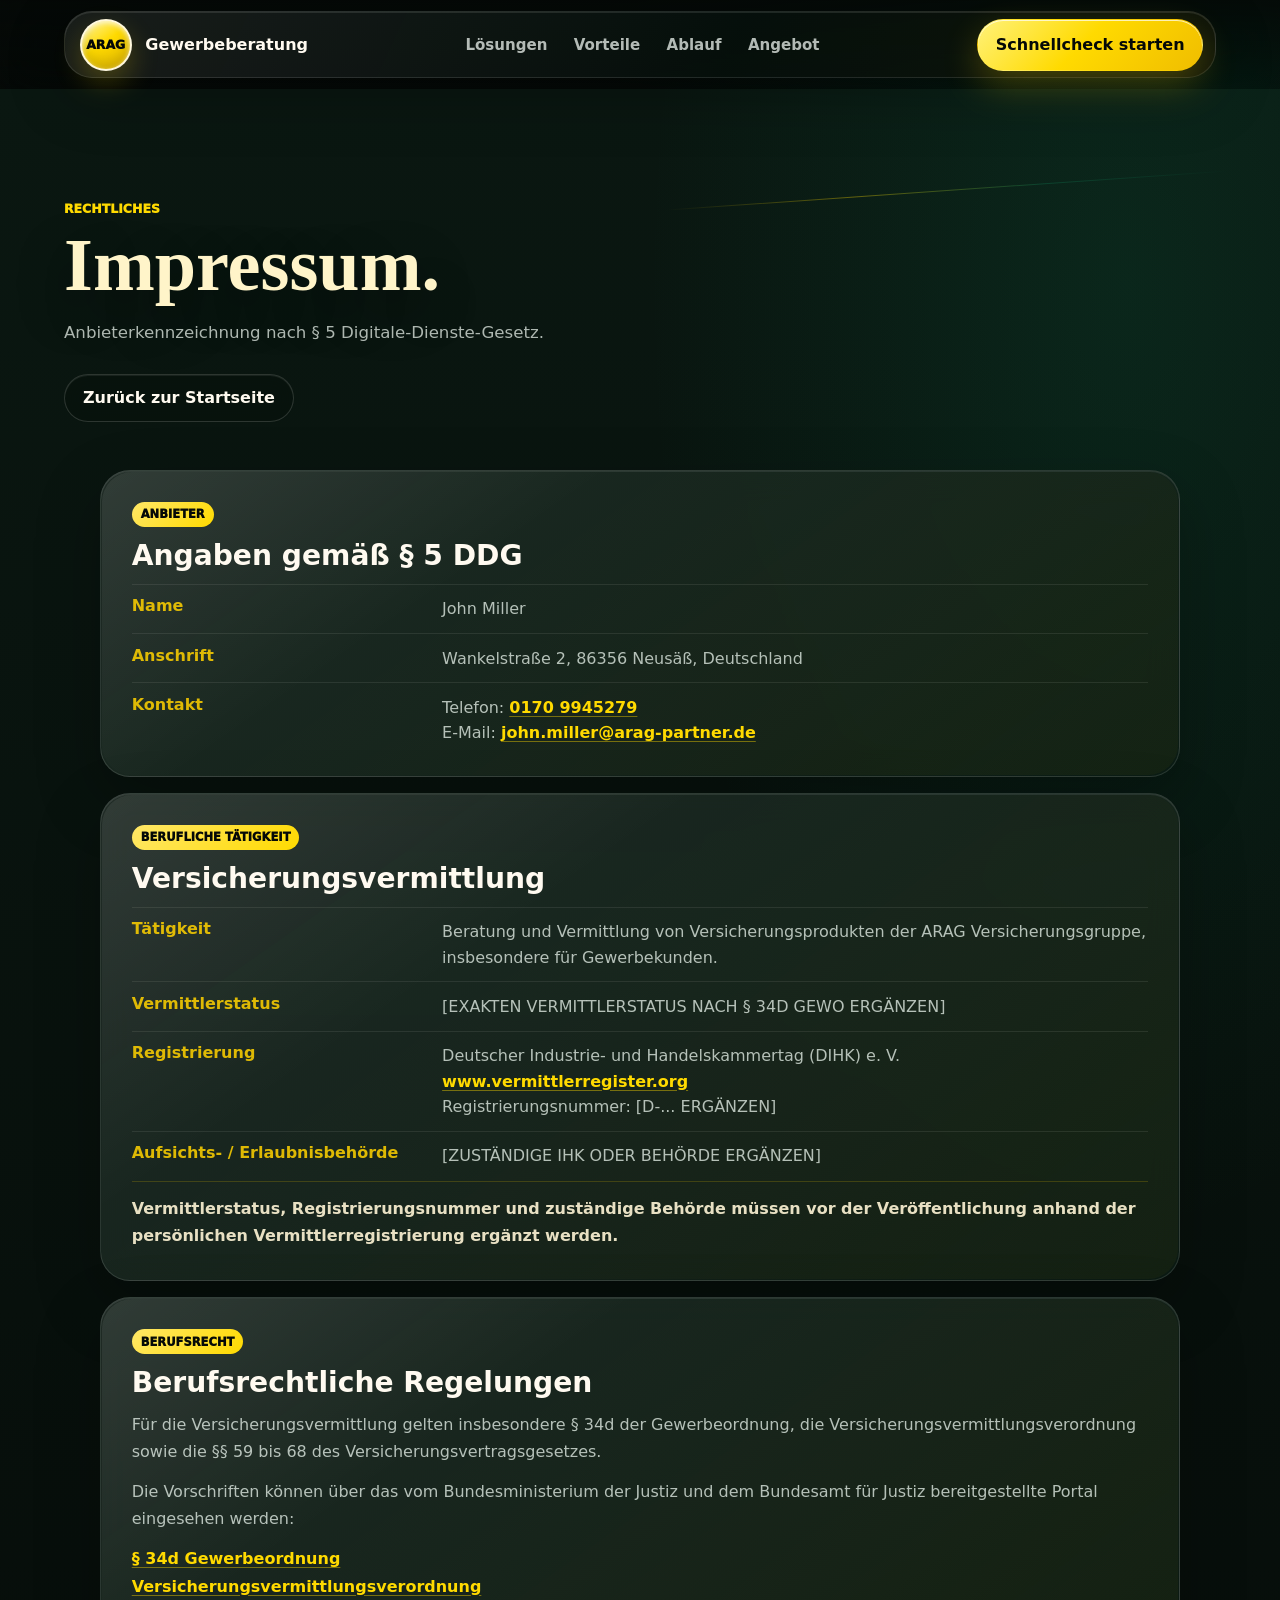
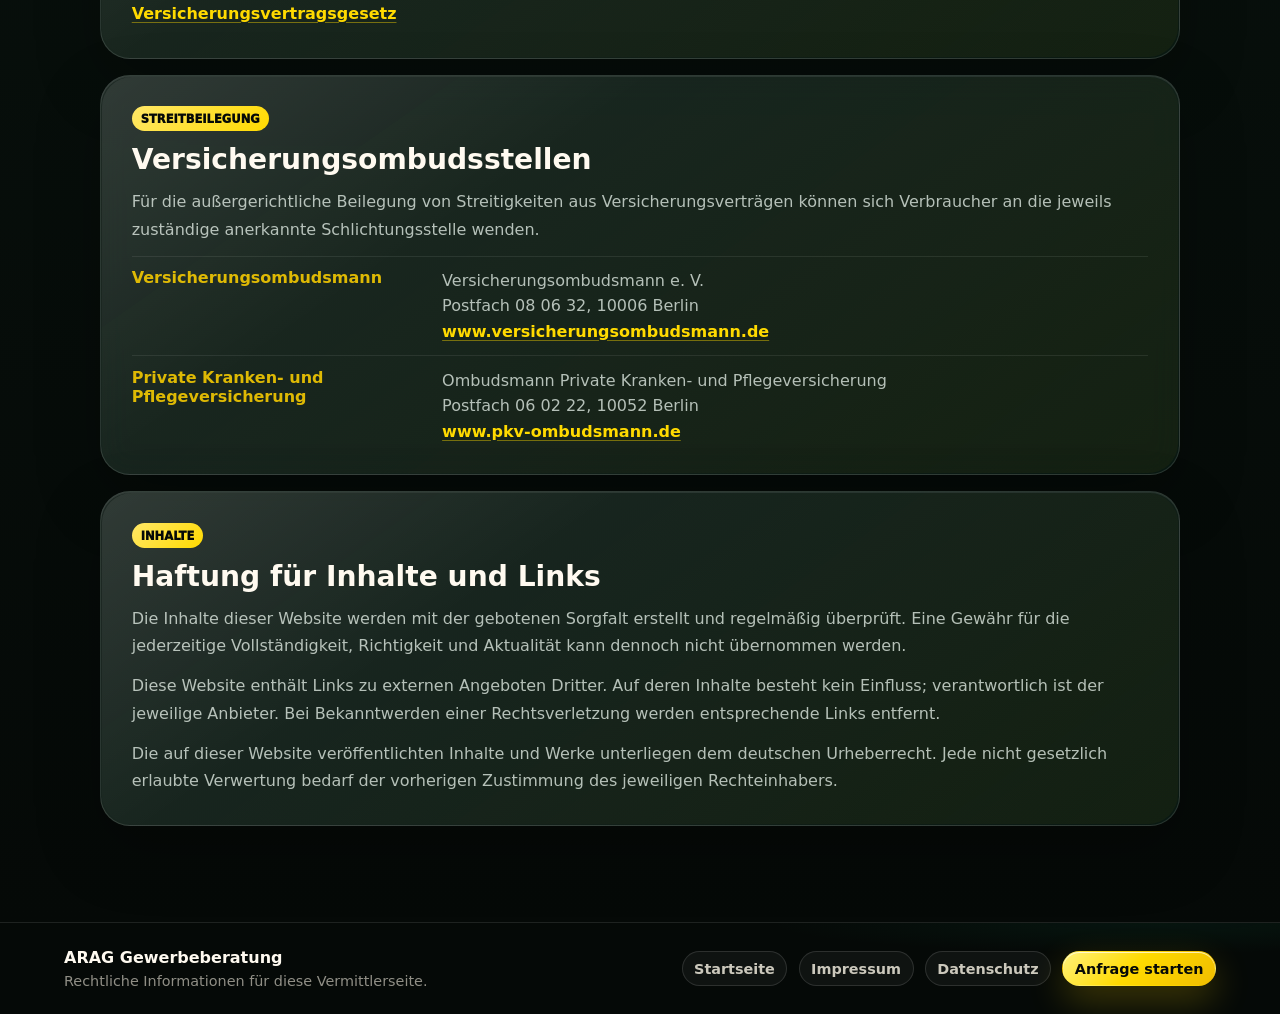
<file: impressum.html>
<!doctype html>
<html lang="de">
  <head>
    <meta charset="utf-8" />
    <meta name="viewport" content="width=device-width, initial-scale=1" />
    <title>Impressum | ARAG Gewerbeberatung</title>
    <meta name="description" content="Impressum und Anbieterkennzeichnung der ARAG Gewerbeberatung." />
    <link rel="icon" href="data:," />
    <link rel="stylesheet" href="styles.css" />
    <script>document.documentElement.classList.add("js");</script>
  </head>
  <body class="legal-page">
    <header class="site-header" data-elevate>
      <nav class="nav" aria-label="Hauptnavigation">
        <a class="brand" href="index.html#start" aria-label="Startseite">
          <span class="brand-mark">ARAG</span>
          <span class="brand-copy">Gewerbeberatung</span>
        </a>
        <button class="menu-toggle" type="button" aria-expanded="false" aria-controls="nav-links" aria-label="Menü öffnen">
          <span></span>
          <span></span>
          <span></span>
        </button>
        <div class="nav-links" id="nav-links">
          <a href="index.html#loesungen">Lösungen</a>
          <a href="index.html#vorteile">Vorteile</a>
          <a href="index.html#ablauf">Ablauf</a>
          <a href="index.html#anfrage">Angebot</a>
        </div>
        <a class="nav-cta" href="index.html#anfrage">Schnellcheck starten</a>
      </nav>
    </header>

    <main class="legal-main">
      <section class="legal-hero" aria-labelledby="legal-title">
        <p class="eyebrow reveal">Rechtliches</p>
        <h1 id="legal-title" class="reveal">Impressum.</h1>
        <p class="reveal">Anbieterkennzeichnung nach § 5 Digitale-Dienste-Gesetz.</p>
        <a class="button ghost reveal" href="index.html#start">Zurück zur Startseite</a>
      </section>

      <section class="legal-content" aria-label="Impressumsangaben">
        <div class="legal-shell">
          <article class="legal-card reveal">
            <span class="legal-kicker">Anbieter</span>
            <h2>Angaben gemäß § 5 DDG</h2>
            <dl class="legal-list">
              <div><dt>Name</dt><dd>John Miller</dd></div>
              <div><dt>Anschrift</dt><dd>Wankelstraße 2, 86356 Neusäß, Deutschland</dd></div>
              <div><dt>Kontakt</dt><dd>Telefon: <a class="legal-inline-link" href="tel:+491709945279">0170 9945279</a><br />E-Mail: <a class="legal-inline-link" href="mailto:john.miller@arag-partner.de">john.miller@arag-partner.de</a></dd></div>
            </dl>
          </article>

          <article class="legal-card reveal">
            <span class="legal-kicker">Berufliche Tätigkeit</span>
            <h2>Versicherungsvermittlung</h2>
            <dl class="legal-list">
              <div><dt>Tätigkeit</dt><dd>Beratung und Vermittlung von Versicherungsprodukten der ARAG Versicherungsgruppe, insbesondere für Gewerbekunden.</dd></div>
              <div><dt>Vermittlerstatus</dt><dd>[EXAKTEN VERMITTLERSTATUS NACH § 34D GEWO ERGÄNZEN]</dd></div>
              <div><dt>Registrierung</dt><dd>Deutscher Industrie- und Handelskammertag (DIHK) e. V.<br /><a class="legal-inline-link" href="https://www.vermittlerregister.org/" target="_blank" rel="noopener noreferrer">www.vermittlerregister.org</a><br />Registrierungsnummer: [D-... ERGÄNZEN]</dd></div>
              <div><dt>Aufsichts- / Erlaubnisbehörde</dt><dd>[ZUSTÄNDIGE IHK ODER BEHÖRDE ERGÄNZEN]</dd></div>
            </dl>
            <p class="legal-note">Vermittlerstatus, Registrierungsnummer und zuständige Behörde müssen vor der Veröffentlichung anhand der persönlichen Vermittlerregistrierung ergänzt werden.</p>
          </article>

          <article class="legal-card reveal">
            <span class="legal-kicker">Berufsrecht</span>
            <h2>Berufsrechtliche Regelungen</h2>
            <p>Für die Versicherungsvermittlung gelten insbesondere § 34d der Gewerbeordnung, die Versicherungsvermittlungsverordnung sowie die §§ 59 bis 68 des Versicherungsvertragsgesetzes.</p>
            <p>Die Vorschriften können über das vom Bundesministerium der Justiz und dem Bundesamt für Justiz bereitgestellte Portal eingesehen werden:</p>
            <p><a class="legal-inline-link" href="https://www.gesetze-im-internet.de/gewo/__34d.html" target="_blank" rel="noopener noreferrer">§ 34d Gewerbeordnung</a><br /><a class="legal-inline-link" href="https://www.gesetze-im-internet.de/versvermv_2018/" target="_blank" rel="noopener noreferrer">Versicherungsvermittlungsverordnung</a><br /><a class="legal-inline-link" href="https://www.gesetze-im-internet.de/vvg_2008/" target="_blank" rel="noopener noreferrer">Versicherungsvertragsgesetz</a></p>
          </article>

          <article class="legal-card reveal">
            <span class="legal-kicker">Streitbeilegung</span>
            <h2>Versicherungsombudsstellen</h2>
            <p>Für die außergerichtliche Beilegung von Streitigkeiten aus Versicherungsverträgen können sich Verbraucher an die jeweils zuständige anerkannte Schlichtungsstelle wenden.</p>
            <dl class="legal-list">
              <div><dt>Versicherungsombudsmann</dt><dd>Versicherungsombudsmann e. V.<br />Postfach 08 06 32, 10006 Berlin<br /><a class="legal-inline-link" href="https://www.versicherungsombudsmann.de/" target="_blank" rel="noopener noreferrer">www.versicherungsombudsmann.de</a></dd></div>
              <div><dt>Private Kranken- und Pflegeversicherung</dt><dd>Ombudsmann Private Kranken- und Pflegeversicherung<br />Postfach 06 02 22, 10052 Berlin<br /><a class="legal-inline-link" href="https://www.pkv-ombudsmann.de/" target="_blank" rel="noopener noreferrer">www.pkv-ombudsmann.de</a></dd></div>
            </dl>
          </article>

          <article class="legal-card reveal">
            <span class="legal-kicker">Inhalte</span>
            <h2>Haftung für Inhalte und Links</h2>
            <p>Die Inhalte dieser Website werden mit der gebotenen Sorgfalt erstellt und regelmäßig überprüft. Eine Gewähr für die jederzeitige Vollständigkeit, Richtigkeit und Aktualität kann dennoch nicht übernommen werden.</p>
            <p>Diese Website enthält Links zu externen Angeboten Dritter. Auf deren Inhalte besteht kein Einfluss; verantwortlich ist der jeweilige Anbieter. Bei Bekanntwerden einer Rechtsverletzung werden entsprechende Links entfernt.</p>
            <p>Die auf dieser Website veröffentlichten Inhalte und Werke unterliegen dem deutschen Urheberrecht. Jede nicht gesetzlich erlaubte Verwertung bedarf der vorherigen Zustimmung des jeweiligen Rechteinhabers.</p>
          </article>
        </div>
      </section>
    </main>

    <footer class="site-footer" id="kontakt">
      <div>
        <strong>ARAG Gewerbeberatung</strong>
        <span>Rechtliche Informationen für diese Vermittlerseite.</span>
      </div>
      <nav class="footer-links" aria-label="Rechtliches und Kontakt">
        <a href="index.html#start">Startseite</a>
        <a href="impressum.html">Impressum</a>
        <a href="datenschutz.html">Datenschutz</a>
        <a class="footer-cta" href="index.html#anfrage">Anfrage starten</a>
      </nav>
    </footer>

    <script src="script.js"></script>
  </body>
</html>
</file>
<file: styles.css>
:root {
  --yellow: #ffd200;
  --yellow-deep: #d7ad00;
  --ink: #080b0a;
  --night: #101412;
  --charcoal: #171d1a;
  --graphite: #202724;
  --forest: #243c34;
  --bronze: #9f8550;
  --paper: #f5f0e2;
  --paper-soft: #e6ddc8;
  --champagne: #fff5d6;
  --muted: rgba(245, 240, 226, 0.68);
  --muted-dark: rgba(8, 11, 10, 0.62);
  --line: rgba(245, 240, 226, 0.13);
  --line-dark: rgba(8, 11, 10, 0.13);
  --danger: #b3544b;
  --shadow: 0 28px 90px rgba(0, 0, 0, 0.36);
  --deep-shadow: 0 38px 120px rgba(0, 0, 0, 0.48);
  --metal-shadow: inset 0 1px 0 rgba(255, 255, 255, 0.1), 0 28px 90px rgba(0, 0, 0, 0.32);
  --form-shadow: 0 34px 110px rgba(0, 0, 0, 0.44);
  --glass: rgba(245, 240, 226, 0.068);
  --glass-strong: rgba(245, 240, 226, 0.105);
  --gold-line: rgba(255, 210, 0, 0.32);
  --radius: 22px;
  --radius-lg: 34px;
  --radius-xl: 46px;
  --page-progress-scale: 0;
}

* {
  box-sizing: border-box;
}

html {
  scroll-behavior: smooth;
}

body {
  position: relative;
  min-height: 100vh;
  margin: 0;
  color: var(--paper);
  background:
    linear-gradient(115deg, rgba(255, 210, 0, 0.07), transparent 18rem),
    linear-gradient(245deg, rgba(155, 34, 45, 0.08), transparent 28rem),
    linear-gradient(180deg, #060807 0%, #111713 38%, #080b0a 100%);
  font-family: Inter, ui-sans-serif, system-ui, -apple-system, BlinkMacSystemFont, "Segoe UI", sans-serif;
  letter-spacing: 0;
}

body::before {
  position: fixed;
  inset: 0;
  z-index: 0;
  content: "";
  pointer-events: none;
  background:
    linear-gradient(120deg, transparent 0 36%, rgba(255, 210, 0, 0.022) 36% 36.25%, transparent 36.25% 100%),
    linear-gradient(150deg, transparent 0 58%, rgba(245, 240, 226, 0.022) 58% 58.16%, transparent 58.16% 100%),
    repeating-linear-gradient(90deg, rgba(245, 240, 226, 0.012) 0 1px, transparent 1px 108px);
  background-position: 0 0;
  opacity: 0.28;
  animation: ambientDrift 18s ease-in-out infinite alternate;
  mask-image: linear-gradient(180deg, rgba(0, 0, 0, 0.86), rgba(0, 0, 0, 0.26));
}

main,
.site-footer,
.sticky-cta {
  position: relative;
  z-index: 1;
}

a {
  color: inherit;
  text-decoration: none;
}

button,
input,
select,
textarea {
  font: inherit;
  letter-spacing: 0;
}

button {
  cursor: pointer;
}

img {
  display: block;
  max-width: 100%;
}

.site-header {
  position: sticky;
  top: 0;
  z-index: 20;
  padding: 0.7rem 5vw;
  border-bottom: 0;
  background: linear-gradient(180deg, rgba(8, 11, 10, 0.82), rgba(8, 11, 10, 0.32));
  backdrop-filter: blur(18px);
  transition: background 180ms ease, box-shadow 180ms ease, padding 180ms ease;
}

.site-header.is-elevated {
  background: linear-gradient(180deg, rgba(8, 11, 10, 0.96), rgba(8, 11, 10, 0.64));
  box-shadow: 0 18px 52px rgba(0, 0, 0, 0.32);
}

.nav {
  display: grid;
  grid-template-columns: auto 1fr auto;
  align-items: center;
  gap: 2rem;
  min-height: 66px;
  padding: 0.42rem 0.72rem 0.42rem 0.92rem;
  border: 1px solid rgba(245, 240, 226, 0.12);
  border-radius: 999px;
  background:
    linear-gradient(135deg, rgba(245, 240, 226, 0.085), rgba(245, 240, 226, 0.028)),
    rgba(8, 11, 10, 0.66);
  box-shadow: var(--metal-shadow);
}

.brand {
  display: inline-flex;
  align-items: center;
  gap: 0.85rem;
  min-width: 0;
  font-weight: 880;
}

.brand-mark {
  display: inline-grid;
  place-items: center;
  width: 52px;
  height: 52px;
  border: 2px solid rgba(255, 250, 230, 0.95);
  border-radius: 50%;
  color: var(--ink);
  background: linear-gradient(145deg, #fff1a8 0%, var(--yellow) 46%, #d7ad00 100%);
  box-shadow: inset 0 2px 5px rgba(255, 255, 255, 0.7), inset 0 -7px 14px rgba(8, 11, 10, 0.16), 0 18px 38px rgba(255, 210, 0, 0.2);
  font-size: 0.78rem;
  font-weight: 950;
}

.brand-copy {
  color: var(--paper);
}

.nav-links {
  display: flex;
  justify-content: center;
  gap: 1.65rem;
  color: rgba(245, 240, 226, 0.7);
  font-size: 0.94rem;
  font-weight: 760;
}

.nav-links a {
  padding: 0.65rem 0;
}

.nav-links a:hover {
  color: var(--yellow);
}

.button,
.nav-cta {
  position: relative;
  display: inline-flex;
  align-items: center;
  justify-content: center;
  min-height: 48px;
  padding: 0.86rem 1.12rem;
  overflow: hidden;
  border: 1px solid transparent;
  border-radius: 999px;
  font-weight: 860;
  transform: translateZ(0);
  transition: transform 180ms ease, box-shadow 180ms ease, background 180ms ease, border-color 180ms ease;
}

.button::before,
.nav-cta::before {
  position: absolute;
  inset: 1px auto 1px -45%;
  width: 42%;
  content: "";
  background: linear-gradient(90deg, transparent, rgba(255, 255, 255, 0.48), transparent);
  transform: skewX(-18deg);
  transition: transform 520ms ease;
}

.button.primary,
.nav-cta {
  color: var(--ink);
  background: linear-gradient(135deg, #fff2a8, var(--yellow) 48%, #d9ae00);
  box-shadow: inset 0 1px 0 rgba(255, 255, 255, 0.62), 0 18px 42px rgba(255, 210, 0, 0.22);
}

.button.ghost {
  color: var(--paper);
  border-color: rgba(245, 240, 226, 0.16);
  background: linear-gradient(135deg, rgba(245, 240, 226, 0.09), rgba(245, 240, 226, 0.035));
  box-shadow: inset 0 1px 0 rgba(255, 255, 255, 0.07);
}

.button:hover,
.nav-cta:hover {
  transform: translateY(-2px);
}

.button:hover::before,
.nav-cta:hover::before {
  transform: translateX(360%) skewX(-18deg);
}

.button:focus-visible,
.nav-cta:focus-visible,
.brand:focus-visible,
.choice:focus-visible,
.toggle:focus-visible,
.menu-toggle:focus-visible,
input:focus-visible,
select:focus-visible,
textarea:focus-visible,
summary:focus-visible {
  outline: 3px solid rgba(255, 210, 0, 0.62);
  outline-offset: 3px;
}

.menu-toggle {
  display: none;
  width: 46px;
  height: 46px;
  padding: 0;
  border: 1px solid var(--line);
  border-radius: 18px;
  background: rgba(245, 240, 226, 0.08);
}

.menu-toggle span {
  display: block;
  width: 20px;
  height: 2px;
  margin: 4px auto;
  background: var(--paper);
}

.hero {
  position: relative;
  min-height: calc(100svh - 78px);
  padding: 5.2rem 5vw 4rem;
  overflow: hidden;
  isolation: isolate;
  perspective: 1200px;
}

.hero::before {
  position: absolute;
  top: 15%;
  right: -2vw;
  z-index: -1;
  width: min(390px, 30vw);
  height: min(470px, 54vh);
  content: "";
  border: 1px solid rgba(255, 210, 0, 0.18);
  border-radius: 48px;
  background:
    linear-gradient(135deg, rgba(255, 210, 0, 0.1), transparent 28%),
    linear-gradient(155deg, rgba(245, 240, 226, 0.09), rgba(245, 240, 226, 0.018));
  box-shadow: inset 0 1px 0 rgba(255, 255, 255, 0.1), 0 42px 120px rgba(0, 0, 0, 0.34);
  opacity: 0.22;
  pointer-events: none;
  transform: rotateY(-25deg) rotateX(8deg) translate3d(0, 0, 0);
  animation: floatPlate 8s ease-in-out infinite;
}

.hero::after {
  position: absolute;
  right: 0;
  bottom: 0;
  left: 0;
  z-index: -1;
  height: 36%;
  content: "";
  background: linear-gradient(180deg, transparent, rgba(8, 11, 10, 0.84));
  pointer-events: none;
}

.hero-picture,
.hero-picture img,
.hero-shade {
  position: absolute;
  inset: 0;
}

.hero-picture {
  z-index: -3;
}

.hero-picture img {
  width: 100%;
  height: 100%;
  object-fit: cover;
  object-position: 67% 66%;
  filter: saturate(0.95) contrast(1.03);
  animation: heroBreath 18s ease-in-out infinite alternate;
}

.hero-shade {
  z-index: -2;
  background:
    linear-gradient(90deg, rgba(8, 11, 10, 0.96) 0%, rgba(8, 11, 10, 0.82) 42%, rgba(8, 11, 10, 0.4) 72%, rgba(8, 11, 10, 0.14) 100%),
    linear-gradient(0deg, rgba(8, 11, 10, 0.76), transparent 52%);
}

.hero-grid {
  display: grid;
  grid-template-columns: minmax(0, 0.58fr) minmax(280px, 0.34fr);
  gap: 2rem;
  align-items: center;
  min-height: calc(100svh - 180px);
}

.hero-content {
  width: min(760px, 100%);
}

.eyebrow {
  margin: 0 0 1rem;
  color: var(--yellow);
  font-size: 0.78rem;
  font-weight: 950;
  text-transform: uppercase;
}

.hero h1,
.section h2,
.hero-panel h2 {
  margin: 0;
  font-family: "Bodoni 72", Didot, "Iowan Old Style", Georgia, "Times New Roman", serif;
  font-weight: 650;
  letter-spacing: 0;
}

.hero h1 {
  max-width: 10.6ch;
  color: var(--champagne);
  font-size: clamp(3.4rem, 6.6vw, 7.15rem);
  line-height: 0.88;
  text-shadow: 0 18px 54px rgba(0, 0, 0, 0.56), 0 1px 0 rgba(255, 255, 255, 0.12);
  text-wrap: balance;
}

.hero-lead {
  max-width: 32rem;
  margin: 1.2rem 0 0;
  color: rgba(245, 240, 226, 0.78);
  font-size: clamp(1.05rem, 1.7vw, 1.18rem);
  line-height: 1.45;
}

.hero-actions {
  display: flex;
  flex-wrap: wrap;
  gap: 0.8rem;
  margin-top: 2rem;
}

.hero-facts {
  display: flex;
  flex-wrap: wrap;
  gap: 0.5rem;
  margin-top: 1.35rem;
}

.hero-facts span {
  padding: 0.46rem 0.68rem;
  border: 1px solid var(--line);
  border-radius: 999px;
  color: rgba(245, 240, 226, 0.82);
  background: rgba(245, 240, 226, 0.06);
  font-size: 0.86rem;
  font-weight: 760;
}

.hero-panel {
  position: relative;
  display: flex;
  flex-direction: column;
  justify-content: center;
  padding: 1.25rem;
  overflow: hidden;
  border: 1px solid rgba(245, 240, 226, 0.16);
  border-radius: var(--radius-lg);
  background:
    linear-gradient(145deg, rgba(245, 240, 226, 0.14), rgba(245, 240, 226, 0.04)),
    rgba(17, 22, 19, 0.66);
  box-shadow: var(--deep-shadow);
  backdrop-filter: blur(22px);
  transform-style: preserve-3d;
}

.hero-panel::before {
  position: absolute;
  inset: 0;
  content: "";
  border-radius: inherit;
  background: linear-gradient(120deg, transparent 0%, rgba(255, 210, 0, 0.12) 38%, transparent 72%);
  transform: translateX(-120%);
  animation: panelShine 7s ease-in-out infinite;
  pointer-events: none;
}

.hero-panel span,
.summary-pill {
  display: inline-flex;
  width: fit-content;
  margin-bottom: 0.9rem;
  padding: 0.34rem 0.56rem;
  border-radius: 999px;
  color: var(--ink);
  background: var(--yellow);
  font-size: 0.72rem;
  font-weight: 950;
  text-transform: uppercase;
}

.hero-panel h2 {
  position: relative;
  font-size: 1.82rem;
  line-height: 1.05;
}

.hero-panel-stats {
  position: relative;
  display: grid;
  grid-template-columns: repeat(2, minmax(0, 1fr));
  gap: 0.65rem;
  margin: 1.15rem 0;
}

.hero-panel-stats strong {
  display: flex;
  align-items: center;
  min-height: 74px;
  padding: 0.85rem;
  border: 1px solid var(--line);
  border-radius: 20px;
  color: rgba(245, 240, 226, 0.86);
  background: rgba(245, 240, 226, 0.055);
  font-size: 0.92rem;
  line-height: 1.25;
}

.hero-panel a {
  position: relative;
  display: inline-flex;
  color: var(--yellow);
  font-weight: 920;
}

.trust-band {
  position: relative;
  z-index: 3;
  display: grid;
  grid-template-columns: repeat(3, minmax(0, 1fr));
  gap: 0.78rem;
  width: min(1760px, calc(100% - 10vw));
  margin: -2.25rem auto 0;
  padding: 0.78rem;
  border: 1px solid rgba(245, 240, 226, 0.14);
  border-radius: var(--radius-xl);
  background:
    linear-gradient(135deg, rgba(245, 240, 226, 0.1), rgba(245, 240, 226, 0.028)),
    rgba(16, 20, 18, 0.84);
  box-shadow: var(--metal-shadow);
  backdrop-filter: blur(20px);
  transform: translateZ(0);
}

.trust-item {
  position: relative;
  display: flex;
  flex-direction: column;
  justify-content: center;
  min-height: 118px;
  padding: 1.25rem;
  overflow: hidden;
  border: 1px solid rgba(245, 240, 226, 0.09);
  border-radius: calc(var(--radius-lg) - 8px);
  background: linear-gradient(135deg, rgba(245, 240, 226, 0.082), rgba(245, 240, 226, 0.03));
}

.trust-item::before {
  position: absolute;
  inset: 0;
  content: "";
  background: linear-gradient(125deg, rgba(255, 210, 0, 0.11), transparent 38%, rgba(255, 255, 255, 0.04));
  opacity: 0;
  transition: opacity 220ms ease;
  pointer-events: none;
}

.trust-item:hover::before {
  opacity: 1;
}

.trust-item:last-child {
  border-right: 1px solid rgba(245, 240, 226, 0.075);
}

.trust-item strong {
  display: block;
  margin-bottom: 0.42rem;
  color: var(--paper);
  font-size: 1.05rem;
}

.trust-item span {
  color: var(--muted);
  line-height: 1.48;
}

.section {
  padding: 6rem 5vw;
  scroll-margin-top: 92px;
}

#anfrage {
  scroll-margin-top: 88px;
}

.section-heading {
  display: grid;
  grid-template-columns: minmax(180px, 0.3fr) minmax(0, 0.7fr);
  gap: 2rem;
  align-items: center;
  margin-bottom: 2rem;
}

.section h2 {
  max-width: 900px;
  font-size: clamp(2.35rem, 4.2vw, 4.35rem);
  line-height: 0.98;
}

.solutions-section {
  position: relative;
  overflow: hidden;
  background:
    linear-gradient(180deg, rgba(16, 20, 18, 0.98), rgba(8, 11, 10, 0.98) 54%, rgba(15, 20, 17, 0.98));
}

.solutions-section::before {
  position: absolute;
  inset: 4.2rem 6vw auto;
  height: 280px;
  content: "";
  background: linear-gradient(90deg, rgba(255, 210, 0, 0.13), rgba(36, 60, 52, 0.24), rgba(245, 240, 226, 0.06));
  filter: blur(54px);
  opacity: 0.78;
  pointer-events: none;
}

.solutions-section > * {
  position: relative;
  z-index: 1;
}

.solutions-section .section-heading {
  margin-bottom: 2.75rem;
}

.solution-grid {
  display: grid;
  grid-template-columns: 1.08fr 0.92fr 1fr;
  gap: 1rem;
  align-items: stretch;
}

.solution-card {
  position: relative;
  display: flex;
  flex-direction: column;
  justify-content: center;
  min-height: 300px;
  padding: 1.55rem;
  overflow: hidden;
  border: 1px solid rgba(245, 240, 226, 0.135);
  border-radius: var(--radius-xl);
  background:
    linear-gradient(150deg, rgba(245, 240, 226, 0.12), rgba(245, 240, 226, 0.04)),
    rgba(20, 25, 22, 0.78);
  box-shadow: var(--metal-shadow);
  backdrop-filter: blur(12px);
  transform-style: preserve-3d;
  transition: transform 240ms cubic-bezier(0.2, 0.7, 0.2, 1), border-color 220ms ease, background 220ms ease, box-shadow 220ms ease;
}

.solution-card::before {
  position: absolute;
  inset: -1px;
  content: "";
  border-radius: inherit;
  background:
    linear-gradient(135deg, rgba(255, 210, 0, 0.18), transparent 32%, rgba(245, 240, 226, 0.07) 100%),
    linear-gradient(var(--beam-angle, 118deg), transparent 0 42%, rgba(255, 255, 255, 0.09) 48%, transparent 56% 100%);
  opacity: 0;
  transform: translateY(12px);
  transition: opacity 220ms ease, transform 220ms ease;
  pointer-events: none;
}

.solution-card::after {
  position: absolute;
  right: 1.55rem;
  bottom: 1.24rem;
  left: 1.55rem;
  height: 1px;
  content: "";
  background: linear-gradient(90deg, transparent, rgba(255, 210, 0, 0.58), transparent);
  transform: scaleX(0.2);
  transform-origin: left;
  transition: transform 260ms ease;
}

.solution-card:hover {
  border-color: rgba(255, 210, 0, 0.3);
  background:
    linear-gradient(150deg, rgba(255, 210, 0, 0.13), rgba(245, 240, 226, 0.052)),
    rgba(21, 27, 24, 0.84);
  box-shadow: 0 34px 90px rgba(0, 0, 0, 0.34);
  transform: translateY(-8px);
}

.solution-card:hover::before {
  opacity: 1;
  transform: translateY(0);
}

.solution-card:hover::after {
  transform: scaleX(1);
}

.solution-card:nth-child(1),
.solution-card:nth-child(4),
.solution-card:nth-child(5) {
  grid-column: span 2;
}

.solution-card:nth-child(1) h3,
.solution-card:nth-child(4) h3,
.solution-card:nth-child(5) h3 {
  max-width: 28rem;
}

.solution-card:nth-child(2),
.solution-card:nth-child(5) {
  transform: translateY(22px);
}

.solution-card:nth-child(2):hover,
.solution-card:nth-child(5):hover {
  transform: translateY(12px);
}

.solution-card:nth-child(3) {
  background:
    linear-gradient(150deg, rgba(255, 210, 0, 0.16), rgba(245, 240, 226, 0.05)),
    rgba(23, 29, 25, 0.86);
}

.solution-card span {
  position: relative;
  z-index: 1;
  display: inline-grid;
  place-items: center;
  width: 48px;
  height: 48px;
  margin-bottom: 2.1rem;
  border-radius: 50%;
  color: var(--ink);
  background: linear-gradient(135deg, var(--yellow), #fff0a8);
  box-shadow: 0 14px 30px rgba(255, 210, 0, 0.18);
  font-size: 0.82rem;
  font-weight: 950;
}

.solution-card h3,
.risk-item h3,
.process-card h3,
.summary-panel h3 {
  position: relative;
  z-index: 1;
  margin: 0;
  color: var(--paper);
  font-size: 1.24rem;
}

.solution-card h3 {
  max-width: 13rem;
  font-size: 1.36rem;
}

.solution-card p,
.risk-item p,
.process-card p,
.summary-panel p,
details p {
  position: relative;
  z-index: 1;
  margin: 0.72rem 0 0;
  color: var(--muted);
  line-height: 1.55;
}

.premium-section {
  position: relative;
  display: grid;
  grid-template-columns: minmax(0, 0.52fr) minmax(320px, 0.48fr);
  gap: 3rem;
  align-items: center;
  overflow: hidden;
  isolation: isolate;
  background:
    linear-gradient(120deg, rgba(255, 210, 0, 0.075), transparent 30%),
    linear-gradient(135deg, #19221e, #080b0a 78%);
}

.premium-section::before {
  position: absolute;
  inset: 16% -12% auto auto;
  z-index: -1;
  width: 52%;
  height: 54%;
  content: "";
  border: 1px solid rgba(245, 240, 226, 0.08);
  border-radius: var(--radius-xl);
  background: linear-gradient(145deg, rgba(245, 240, 226, 0.08), rgba(245, 240, 226, 0.016));
  transform: perspective(900px) rotateY(-28deg) rotateX(10deg);
}

.premium-copy p:not(.eyebrow),
.form-copy p {
  max-width: 44rem;
  margin: 1.2rem 0 0;
  color: var(--muted);
  line-height: 1.68;
}

.form-copy p {
  max-width: 31rem;
}

.benefit-list {
  display: grid;
  gap: 0.65rem;
  padding: 0.72rem;
  border: 1px solid rgba(245, 240, 226, 0.11);
  border-radius: var(--radius-xl);
  background: linear-gradient(145deg, rgba(245, 240, 226, 0.075), rgba(245, 240, 226, 0.026));
  box-shadow: var(--metal-shadow);
  backdrop-filter: blur(14px);
}

.benefit-row {
  display: grid;
  grid-template-columns: 80px 1fr;
  align-items: center;
  gap: 1rem;
  padding: 1.05rem 1rem;
  border: 1px solid rgba(245, 240, 226, 0.065);
  border-radius: calc(var(--radius-lg) - 10px);
  background: rgba(8, 11, 10, 0.18);
}

.benefit-row strong {
  color: var(--yellow);
}

.benefit-row span {
  color: rgba(245, 240, 226, 0.86);
  font-size: 1.1rem;
  line-height: 1.45;
}

.business-section,
.process-section,
.faq-section {
  position: relative;
  overflow: hidden;
  background:
    linear-gradient(180deg, rgba(11, 14, 13, 0.98), rgba(6, 8, 7, 0.99));
}

.business-section::before,
.process-section::before,
.faq-section::before {
  position: absolute;
  inset: 0;
  content: "";
  background: linear-gradient(118deg, transparent 0 34%, rgba(255, 210, 0, 0.035) 34% 34.4%, transparent 34.4% 100%);
  opacity: 0.8;
  pointer-events: none;
}

.business-section > *,
.process-section > *,
.faq-section > * {
  position: relative;
  z-index: 1;
}

.risk-grid {
  display: grid;
  grid-template-columns: repeat(4, minmax(0, 1fr));
  gap: 1rem;
}

.risk-item,
.process-card,
details {
  border: 1px solid rgba(245, 240, 226, 0.11);
  border-radius: var(--radius-lg);
  background:
    linear-gradient(145deg, rgba(245, 240, 226, 0.095), rgba(245, 240, 226, 0.035)),
    rgba(18, 23, 20, 0.76);
  box-shadow: var(--metal-shadow);
  transform-style: preserve-3d;
}

.risk-item {
  display: flex;
  flex-direction: column;
  justify-content: center;
  min-height: 210px;
  padding: 1.25rem;
  transition: transform 200ms ease, border-color 200ms ease, background 200ms ease;
}

.risk-item:hover {
  border-color: rgba(255, 210, 0, 0.24);
  background:
    linear-gradient(145deg, rgba(255, 210, 0, 0.1), rgba(245, 240, 226, 0.04)),
    rgba(18, 23, 20, 0.8);
  transform: translateY(-5px);
}

.process-section {
  padding-top: 4rem;
}

.process-grid {
  display: grid;
  grid-template-columns: repeat(3, minmax(0, 1fr));
  gap: 1rem;
}

.process-card {
  display: flex;
  flex-direction: column;
  justify-content: center;
  min-height: 230px;
  padding: 1.35rem;
  transition: transform 200ms ease, border-color 200ms ease, background 200ms ease;
}

.process-card:hover {
  border-color: rgba(255, 210, 0, 0.24);
  background:
    linear-gradient(145deg, rgba(255, 210, 0, 0.09), rgba(245, 240, 226, 0.04)),
    rgba(18, 23, 20, 0.82);
  transform: translateY(-5px);
}

.process-card span {
  display: inline-grid;
  place-items: center;
  width: 44px;
  height: 44px;
  margin-bottom: 1.65rem;
  border-radius: 50%;
  color: var(--ink);
  background: var(--yellow);
  font-weight: 950;
}

.form-section {
  display: grid;
  grid-template-columns: minmax(240px, 0.3fr) minmax(0, 0.7fr);
  gap: 2.2rem;
  align-items: center;
  background:
    linear-gradient(118deg, rgba(255, 210, 0, 0.055), transparent 30%),
    linear-gradient(135deg, rgba(28, 45, 39, 0.9), rgba(8, 11, 10, 0.98)),
    var(--ink);
}

.form-copy {
  position: sticky;
  top: 118px;
}

.form-points {
  display: flex;
  flex-wrap: wrap;
  gap: 0.5rem;
  margin: 1.35rem 0 0;
  padding: 0;
  list-style: none;
}

.form-points li {
  padding: 0.46rem 0.68rem;
  border: 1px solid var(--line);
  border-radius: 999px;
  color: rgba(245, 240, 226, 0.82);
  background: rgba(245, 240, 226, 0.06);
  font-size: 0.86rem;
  font-weight: 760;
}

.form-workspace {
  display: block;
  width: min(940px, 100%);
  margin-left: auto;
}

.quote-form {
  position: relative;
  padding: clamp(1rem, 2vw, 1.45rem);
  overflow: hidden;
  border: 1px solid rgba(255, 210, 0, 0.18);
  border-radius: var(--radius-xl);
  color: var(--ink);
  background:
    linear-gradient(180deg, rgba(255, 253, 247, 0.99), rgba(240, 235, 222, 0.99)),
    var(--paper);
  box-shadow: inset 0 1px 0 rgba(255, 255, 255, 0.86), 0 30px 84px rgba(0, 0, 0, 0.36);
  transform-style: preserve-3d;
}

.quote-form::before {
  position: absolute;
  inset: 0;
  height: 3px;
  content: "";
  background: linear-gradient(90deg, transparent, var(--yellow), rgba(36, 60, 52, 0.8), transparent);
  animation: formGlow 4.8s ease-in-out infinite;
}

.quote-form::after {
  display: none;
}

.form-header {
  position: relative;
  z-index: 1;
  display: flex;
  align-items: center;
  justify-content: space-between;
  gap: 1rem;
  margin-bottom: 1rem;
  padding: 0.8rem 0.9rem;
  border: 1px solid rgba(8, 11, 10, 0.08);
  border-radius: 24px;
  background: rgba(255, 255, 255, 0.46);
  box-shadow: inset 0 1px 0 rgba(255, 255, 255, 0.74);
}

.form-header span {
  color: var(--forest);
  font-size: 0.76rem;
  font-weight: 950;
  text-transform: uppercase;
}

.form-header strong {
  color: var(--ink);
  font-size: 0.98rem;
}

.simple-form .form-progress,
.simple-form .step-map {
  display: none;
}

.simple-form .form-step {
  display: block;
  padding-top: 0.92rem;
  animation: formSectionIn 480ms cubic-bezier(0.2, 0.7, 0.2, 1) both;
}

.simple-form .form-step + .form-step {
  margin-top: 0.92rem;
  border-top: 1px solid rgba(8, 11, 10, 0.09);
}

.simple-form .form-step:nth-of-type(2) {
  animation-delay: 60ms;
}

.simple-form .form-step:nth-of-type(3) {
  animation-delay: 120ms;
}

.simple-form .form-step:nth-of-type(4) {
  animation-delay: 180ms;
}

.simple-form legend {
  margin-bottom: 0.58rem;
  font-size: 1.04rem;
  font-weight: 900;
}

.simple-form .single-choice {
  grid-template-columns: repeat(5, minmax(0, 1fr));
}

.simple-form .multi-choice {
  grid-template-columns: repeat(3, minmax(0, 1fr));
}

.simple-form .choice,
.simple-form .toggle {
  min-height: 46px;
  padding: 0.66rem 0.72rem 0.66rem 2.45rem;
  border-radius: 16px;
  background: rgba(255, 250, 240, 0.74);
  font-size: 0.9rem;
  font-weight: 820;
}

.simple-form .choice::before,
.simple-form .toggle::before {
  left: 0.78rem;
  width: 22px;
  height: 22px;
  content: "";
}

.simple-form .choice.is-selected::after,
.simple-form .toggle.is-selected::after {
  position: absolute;
  left: 1.02rem;
  top: 50%;
  width: 5px;
  height: 9px;
  content: "";
  border-right: 2px solid var(--paper);
  border-bottom: 2px solid var(--paper);
  transform: translateY(-62%) rotate(45deg);
}

.simple-form .field-grid {
  gap: 0.62rem;
}

.simple-form label {
  gap: 0.34rem;
  font-size: 0.84rem;
}

.simple-form input,
.simple-form select {
  min-height: 44px;
}

.simple-form textarea {
  min-height: 74px;
}

.simple-form .range-field,
.simple-form .message-field,
.simple-form .consent {
  margin-top: 0.72rem;
}

.simple-form .form-actions {
  align-items: center;
  justify-content: flex-end;
  margin-top: 1rem;
}

.simple-form #prev-step,
.simple-form #next-step {
  display: none !important;
}

.simple-form #submit-form {
  display: inline-flex !important;
  min-width: 220px;
}


.summary-panel {
  display: none;
}

.form-progress {
  position: relative;
  z-index: 1;
  display: grid;
  gap: 0.58rem;
  margin-bottom: 1.1rem;
}

.progress-label {
  color: var(--muted-dark);
  font-size: 0.9rem;
  font-weight: 820;
}

.progress-track {
  display: block;
  height: 8px;
  overflow: hidden;
  border-radius: 999px;
  background: rgba(8, 11, 10, 0.1);
}

.progress-track span {
  display: block;
  width: 25%;
  height: 100%;
  background: linear-gradient(90deg, var(--yellow), #f7e082, var(--forest));
  box-shadow: 0 0 24px rgba(255, 210, 0, 0.45);
  transition: width 220ms ease;
}

.step-map {
  display: none;
}

.step-map span {
  display: grid;
  gap: 0.28rem;
  min-height: 54px;
  padding: 0.65rem 0.7rem;
  border: 1px solid rgba(8, 11, 10, 0.1);
  border-radius: 18px;
  color: rgba(8, 11, 10, 0.52);
  background: rgba(255, 250, 240, 0.56);
  font-size: 0.78rem;
  font-weight: 850;
  transition: color 180ms ease, background 180ms ease, border-color 180ms ease, transform 180ms ease;
}

.step-map span b {
  color: rgba(8, 11, 10, 0.34);
  font-size: 0.7rem;
}

.step-map span.is-active {
  color: var(--ink);
  border-color: rgba(255, 210, 0, 0.42);
  background: rgba(255, 210, 0, 0.22);
  transform: translateY(-1px);
}

.step-map span.is-active b {
  color: var(--yellow-deep);
}

.step-map span.is-complete {
  color: rgba(8, 11, 10, 0.68);
  border-color: rgba(36, 60, 52, 0.24);
  background: rgba(36, 60, 52, 0.08);
}

.step-map span.is-complete b {
  color: var(--forest);
}

fieldset {
  min-width: 0;
  margin: 0;
  padding: 0;
  border: 0;
}

.form-step {
  display: none;
  position: relative;
  z-index: 1;
  animation: stepIn 320ms cubic-bezier(0.2, 0.7, 0.2, 1) both;
}

.form-step.is-active {
  display: block;
}

legend {
  margin-bottom: 0.9rem;
  font-family: Inter, ui-sans-serif, system-ui, -apple-system, BlinkMacSystemFont, "Segoe UI", sans-serif;
  font-size: clamp(1.25rem, 2.2vw, 1.55rem);
  font-weight: 860;
  line-height: 1.16;
}

.choice-grid {
  display: grid;
  grid-template-columns: repeat(2, minmax(0, 1fr));
  gap: 0.58rem;
}

.choice,
.toggle {
  position: relative;
  display: flex;
  align-items: center;
  min-height: 58px;
  padding: 0.82rem 0.95rem 0.82rem 3.05rem;
  border: 1px solid rgba(8, 11, 10, 0.1);
  border-radius: 18px;
  color: var(--ink);
  background: rgba(255, 250, 240, 0.82);
  font-weight: 820;
  line-height: 1.18;
  text-align: left;
  box-shadow: 0 10px 22px rgba(8, 11, 10, 0.035);
  transition: transform 180ms ease, border-color 180ms ease, background 180ms ease, box-shadow 180ms ease;
}

.choice::before,
.toggle::before {
  position: absolute;
  left: 0.85rem;
  top: 50%;
  display: grid;
  place-items: center;
  width: 28px;
  height: 28px;
  content: attr(data-icon);
  border: 1px solid rgba(8, 11, 10, 0.12);
  border-radius: 50%;
  color: rgba(8, 11, 10, 0.48);
  background: rgba(8, 11, 10, 0.035);
  font-size: 0.66rem;
  font-weight: 950;
  transform: translateY(-50%);
}

.choice:hover,
.toggle:hover {
  transform: translateY(-2px);
  border-color: rgba(255, 210, 0, 0.44);
  box-shadow: 0 14px 28px rgba(8, 11, 10, 0.075);
}

.choice.is-selected,
.toggle.is-selected {
  border-color: rgba(8, 11, 10, 0.16);
  background: linear-gradient(135deg, var(--yellow), #ffe680);
  box-shadow: 0 14px 28px rgba(215, 173, 0, 0.2);
}

.choice.is-selected::before,
.toggle.is-selected::before {
  color: var(--paper);
  border-color: rgba(8, 11, 10, 0.18);
  background: var(--ink);
}

.choice.just-selected,
.toggle.just-selected {
  animation: choicePop 360ms cubic-bezier(0.2, 0.8, 0.2, 1);
}

.field-grid {
  display: grid;
  grid-template-columns: repeat(2, minmax(0, 1fr));
  gap: 0.72rem;
}

label {
  display: grid;
  gap: 0.42rem;
  color: rgba(8, 11, 10, 0.76);
  font-size: 0.9rem;
  font-weight: 800;
}

input,
select,
textarea {
  width: 100%;
  border: 1px solid var(--line-dark);
  border-radius: 18px;
  color: var(--ink);
  background: rgba(255, 250, 240, 0.86);
  transition: border-color 180ms ease, box-shadow 180ms ease, background 180ms ease;
}

input,
select {
  min-height: 48px;
  padding: 0 0.8rem;
}

textarea {
  padding: 0.8rem;
  resize: vertical;
}

input:hover,
select:hover,
textarea:hover,
input:focus,
select:focus,
textarea:focus {
  border-color: rgba(255, 210, 0, 0.55);
  background: #fffdf7;
  box-shadow: 0 0 0 4px rgba(255, 210, 0, 0.1);
}

.range-field,
.message-field,
.consent {
  margin-top: 1rem;
}

.range-field > div {
  display: flex;
  justify-content: space-between;
  gap: 1rem;
  margin-bottom: 0.45rem;
}

.range-field label {
  display: block;
}

output {
  color: var(--forest);
  font-weight: 950;
}

input[type="range"] {
  height: 34px;
  padding: 0;
  accent-color: var(--forest);
  background: transparent;
}

.toggle-row {
  display: grid;
  grid-template-columns: repeat(2, minmax(0, 1fr));
  gap: 0.58rem;
  margin-top: 0.82rem;
}

.consent {
  grid-template-columns: auto 1fr;
  align-items: start;
  color: var(--muted-dark);
  font-weight: 650;
  line-height: 1.42;
}

.consent input {
  width: 20px;
  min-height: 20px;
  margin-top: 0.08rem;
  accent-color: var(--forest);
}

.form-actions {
  display: flex;
  flex-wrap: wrap;
  gap: 0.7rem;
  margin-top: 1.25rem;
}

.form-actions .button.ghost {
  color: var(--ink);
  border-color: var(--line-dark);
  background: transparent;
}

#prev-step,
#submit-form {
  display: none;
}

.form-note {
  min-height: 1.35rem;
  margin: 0.9rem 0 0;
  color: var(--forest);
  font-weight: 820;
}

.form-note.is-error {
  color: var(--danger);
}

.summary-panel p {
  margin: 0.6rem 0 0;
}

.summary-panel ul {
  display: grid;
  gap: 0.5rem;
  margin: 1rem 0;
  padding: 0;
  list-style: none;
}

.summary-panel ul.is-pulsing {
  animation: summaryPulse 420ms ease;
}

.summary-panel li {
  position: relative;
  padding-left: 1rem;
  color: rgba(245, 240, 226, 0.86);
  font-size: 0.92rem;
  line-height: 1.35;
}

.summary-panel li::before {
  position: absolute;
  left: 0;
  top: 0.54rem;
  width: 5px;
  height: 5px;
  content: "";
  border-radius: 50%;
  background: var(--yellow);
}

.summary-code {
  display: flex;
  align-items: center;
  justify-content: space-between;
  gap: 0.7rem;
  padding-top: 0.85rem;
  border-top: 1px solid var(--line);
}

.summary-code span {
  color: rgba(245, 240, 226, 0.58);
  font-size: 0.82rem;
  font-weight: 800;
}

.mailto-link {
  display: inline-flex;
  margin-top: 1rem;
  color: var(--yellow);
  font-weight: 920;
}

.faq-grid {
  display: grid;
  gap: 0.8rem;
  max-width: 980px;
  margin-left: auto;
}

details {
  display: grid;
  align-content: center;
  padding: 1rem 1.1rem;
  overflow: hidden;
}

summary {
  cursor: pointer;
  color: var(--paper);
  font-weight: 880;
}

details[open] {
  background: rgba(245, 240, 226, 0.07);
}

.site-footer {
  display: flex;
  justify-content: space-between;
  gap: 1rem;
  padding: 1.6rem 5vw;
  border-top: 1px solid var(--line);
  background: var(--ink);
}

.site-footer div {
  display: grid;
  gap: 0.35rem;
}

.site-footer span {
  color: rgba(245, 240, 226, 0.58);
  font-size: 0.9rem;
}

.site-footer a {
  align-self: center;
  color: var(--yellow);
  font-weight: 950;
}

.sticky-cta {
  position: fixed;
  right: 1rem;
  bottom: 1rem;
  z-index: 18;
  display: none;
  padding: 0.82rem 1rem;
  border-radius: 999px;
  color: var(--ink);
  background: var(--yellow);
  box-shadow: 0 16px 38px rgba(0, 0, 0, 0.28);
  font-weight: 950;
  opacity: 0;
  pointer-events: none;
  transform: translateY(10px);
  transition: opacity 180ms ease, transform 180ms ease;
}

.sticky-cta.is-visible {
  opacity: 1;
  pointer-events: auto;
  transform: translateY(0);
}

body.is-form-view .sticky-cta {
  display: none !important;
}

.reveal {
  opacity: 0;
  transform: translateY(18px);
  transition: opacity 560ms ease, transform 560ms ease;
}

.reveal.is-visible {
  opacity: 1;
  transform: translateY(0);
}

@keyframes ambientDrift {
  from {
    background-position: 0 0;
  }
  to {
    background-position: 72px 34px;
  }
}

@keyframes heroBreath {
  from {
    transform: scale(1);
  }
  to {
    transform: scale(1.035);
  }
}

@keyframes formSectionIn {
  from {
    opacity: 0;
    transform: translateY(8px);
  }
  to {
    opacity: 1;
    transform: translateY(0);
  }
}

@keyframes stepIn {
  from {
    opacity: 0;
    transform: translateX(18px) scale(0.985);
  }
  to {
    opacity: 1;
    transform: translateX(0);
  }
}

@keyframes panelShine {
  0%,
  62% {
    transform: translateX(-120%);
  }
  100% {
    transform: translateX(120%);
  }
}

@keyframes formGlow {
  0%,
  100% {
    transform: translateX(-45%);
    opacity: 0.5;
  }
  50% {
    transform: translateX(45%);
    opacity: 1;
  }
}

@keyframes choicePop {
  0% {
    transform: scale(0.98);
  }
  55% {
    transform: scale(1.015);
  }
  100% {
    transform: scale(1);
  }
}

@keyframes summaryPulse {
  0% {
    transform: translateY(4px);
    opacity: 0.64;
  }
  100% {
    transform: translateY(0);
    opacity: 1;
  }
}


.tilt-surface {
  --tilt-x: 0deg;
  --tilt-y: 0deg;
  --lift-y: 0px;
  --base-y: 0px;
  backface-visibility: hidden;
  transform: perspective(1100px) translate3d(0, calc(var(--base-y) + var(--lift-y)), 0) rotateX(var(--tilt-x)) rotateY(var(--tilt-y));
  transform-style: preserve-3d;
  will-change: transform;
}

.reveal.is-visible.tilt-surface {
  transform: perspective(1100px) translate3d(0, calc(var(--base-y) + var(--lift-y)), 0) rotateX(var(--tilt-x)) rotateY(var(--tilt-y));
}

.tilt-surface.is-tilting {
  transition-duration: 90ms;
}

.reveal.tilt-surface:not(.is-visible) {
  transform: translateY(18px);
}

.tilt-surface.solution-card:hover,
.tilt-surface.risk-item:hover,
.tilt-surface.process-card:hover,
.tilt-surface.trust-item:hover,
.tilt-surface.quote-form:hover,
.tilt-surface.hero-panel:hover,
details.tilt-surface:hover {
  --lift-y: -7px;
}

.solution-card:nth-child(2),
.solution-card:nth-child(5) {
  --base-y: 22px;
}

.quote-form,
.hero-panel,
.solution-card,
.risk-item,
.process-card,
.trust-item,
details,
.benefit-list {
  outline: 1px solid transparent;
}

.quote-form::before,
.hero-panel::before {
  box-shadow: inset 0 1px 0 rgba(255, 255, 255, 0.1);
}

.section-heading .eyebrow {
  position: relative;
  width: fit-content;
}

.section-heading .eyebrow::after {
  position: absolute;
  top: 50%;
  left: calc(100% + 0.75rem);
  width: min(9vw, 92px);
  height: 1px;
  content: "";
  background: linear-gradient(90deg, var(--yellow), transparent);
}

.form-section {
  perspective: 1200px;
}

.form-workspace {
  transform: none;
  transform-origin: center right;
}

@keyframes floatPlate {
  0%,
  100% {
    transform: rotateY(-25deg) rotateX(8deg) translate3d(0, 0, 0);
  }
  50% {
    transform: rotateY(-21deg) rotateX(6deg) translate3d(-8px, 12px, 0);
  }
}

@media (prefers-reduced-motion: reduce) {
  *,
  *::before,
  *::after {
    scroll-behavior: auto !important;
    transition: none !important;
    animation: none !important;
  }

  .reveal {
    opacity: 1;
    transform: none;
  }
}

@media (max-width: 1120px) {
  .hero-grid,
  .premium-section,
  .form-section,
  .form-workspace {
    grid-template-columns: 1fr;
  }

  .hero-panel {
    max-width: 620px;
  }

  .solution-card:nth-child(1),
  .solution-card:nth-child(4),
  .solution-card:nth-child(5) {
    grid-column: auto;
  }

  .solution-card:nth-child(2),
  .solution-card:nth-child(5) {
    --base-y: 0px;
    transform: none;
  }

  .form-workspace {
    transform: none;
  }

  .solution-card:nth-child(2):hover,
  .solution-card:nth-child(5):hover {
    transform: translateY(-6px);
  }

  .form-copy {
    position: static;
  }

  .solution-grid,
  .risk-grid {
    grid-template-columns: repeat(2, minmax(0, 1fr));
  }
}

@media (max-width: 820px) {
  .nav {
    grid-template-columns: auto auto;
    min-height: 70px;
  }

  .brand-mark {
    width: 48px;
    height: 48px;
    font-size: 0.74rem;
  }

  .menu-toggle {
    display: block;
  }

  .nav-links {
    position: fixed;
    inset: 82px 5vw auto;
    display: none;
    flex-direction: column;
    gap: 0;
    padding: 0.65rem 1rem 1rem;
    border: 1px solid var(--line);
    border-radius: 26px;
    background: rgba(8, 11, 10, 0.98);
    box-shadow: 0 18px 36px rgba(0, 0, 0, 0.28);
  }

  .nav-links.is-open {
    display: flex;
  }

  .nav-links a {
    padding: 0.95rem 0;
  }

  .nav-cta {
    display: none;
  }

  .hero {
    min-height: auto;
    padding: 4.5rem 5vw 3rem;
  }

  .hero::before {
    display: none;
  }

  .hero-grid {
    min-height: auto;
  }

  .hero-picture img {
    object-position: 62% 64%;
  }

  .hero-shade {
    background:
      linear-gradient(180deg, rgba(8, 11, 10, 0.9) 0%, rgba(8, 11, 10, 0.72) 52%, rgba(8, 11, 10, 0.48) 100%),
      linear-gradient(90deg, rgba(8, 11, 10, 0.78), rgba(8, 11, 10, 0.18));
  }

  .hero h1 {
    max-width: 8.7ch;
    font-size: clamp(3rem, 12vw, 4.55rem);
  }

  .hero-actions .button {
    width: 100%;
  }

  .hero-actions .button.ghost {
    display: none;
  }

  .hero-panel {
    display: none;
  }

  .trust-band,
  .section-heading,
  .solution-grid,
  .risk-grid,
  .process-grid,
  .field-grid,
  .choice-grid,
  .toggle-row {
    grid-template-columns: 1fr;
  }

  .step-map {
    grid-template-columns: repeat(2, minmax(0, 1fr));
  }

  .step-map span {
    min-height: 48px;
    padding: 0.58rem 0.62rem;
  }

  .choice,
  .toggle {
    min-height: 62px;
  }

  .simple-form .single-choice,
  .simple-form .multi-choice,
  .simple-form .field-grid,
  .simple-form .toggle-row {
    grid-template-columns: 1fr;
  }

  .form-header {
    display: grid;
  }

  .simple-form #submit-form {
    width: 100%;
  }

  .trust-band {
    margin-top: -1.4rem;
    border-radius: var(--radius-lg);
  }

  .trust-item {
    min-height: auto;
    border-right: 1px solid rgba(245, 240, 226, 0.075);
    border-bottom: 1px solid rgba(245, 240, 226, 0.075);
  }

  .trust-item:last-child {
    border-bottom: 1px solid rgba(245, 240, 226, 0.075);
  }

  .section {
    padding: 4.2rem 5vw;
  }

  .solution-card {
    min-height: auto;
    border-radius: var(--radius-lg);
  }

  .solution-card span {
    margin-bottom: 2rem;
  }

  .risk-item,
  .process-card {
    min-height: auto;
  }

  .quote-form,
  .summary-panel {
    padding: 1rem;
  }

  .form-actions .button {
    flex: 1 1 100%;
  }

  .site-footer {
    display: grid;
  }

  .sticky-cta {
    display: inline-flex;
  }
}


/* Ultra simple callback form */
.form-workspace {
  width: min(660px, 100%);
}

.ultra-simple-form {
  width: 100%;
  padding: clamp(1rem, 2vw, 1.35rem);
  border-color: rgba(255, 210, 0, 0.14);
  border-radius: 34px;
  box-shadow: inset 0 1px 0 rgba(255, 255, 255, 0.86), 0 24px 70px rgba(0, 0, 0, 0.32);
  transform: none !important;
  transition: none;
}

.ultra-simple-form::before,
.ultra-simple-form::after {
  display: none;
}

.ultra-simple-form.tilt-surface,
.ultra-simple-form.tilt-surface:hover {
  --lift-y: 0px;
  --tilt-x: 0deg;
  --tilt-y: 0deg;
  transform: none !important;
}

.ultra-simple-form .form-header {
  margin-bottom: 0.9rem;
  padding: 0;
  border: 0;
  background: transparent;
  box-shadow: none;
}

.ultra-simple-form .form-header span {
  color: var(--forest);
  font-size: 0.75rem;
}

.ultra-simple-form .form-header strong {
  color: var(--ink);
  font-size: 1rem;
}

.quick-field-grid {
  position: relative;
  z-index: 1;
  display: grid;
  grid-template-columns: repeat(2, minmax(0, 1fr));
  gap: 0.72rem;
}

.ultra-simple-form label {
  gap: 0.34rem;
  color: rgba(8, 11, 10, 0.72);
  font-size: 0.84rem;
  font-weight: 820;
}

.ultra-simple-form input,
.ultra-simple-form select,
.ultra-simple-form textarea {
  min-height: 48px;
  border-color: rgba(8, 11, 10, 0.12);
  border-radius: 18px;
  background: rgba(255, 250, 240, 0.88);
  box-shadow: none;
  transition: border-color 140ms ease, box-shadow 140ms ease;
}

.ultra-simple-form textarea {
  min-height: 76px;
}

.ultra-simple-form input:hover,
.ultra-simple-form select:hover,
.ultra-simple-form textarea:hover {
  border-color: rgba(8, 11, 10, 0.12);
  background: rgba(255, 250, 240, 0.88);
  box-shadow: none;
}

.ultra-simple-form input:focus,
.ultra-simple-form select:focus,
.ultra-simple-form textarea:focus {
  border-color: rgba(255, 210, 0, 0.62);
  background: #fffdf7;
  box-shadow: 0 0 0 4px rgba(255, 210, 0, 0.11);
}

.ultra-simple-form .message-field,
.ultra-simple-form .consent {
  position: relative;
  z-index: 1;
  margin-top: 0.78rem;
}

.ultra-simple-form .consent {
  display: flex;
  align-items: flex-start;
  gap: 0.62rem;
  color: rgba(8, 11, 10, 0.62);
  font-size: 0.82rem;
  font-weight: 650;
}

.ultra-simple-form .consent input {
  flex: 0 0 auto;
  width: 18px;
  min-height: 18px;
  margin-top: 0.1rem;
}

.ultra-simple-form .form-actions {
  position: relative;
  z-index: 1;
  display: grid;
  margin-top: 0.95rem;
}

.ultra-simple-form #submit-form {
  display: inline-flex !important;
  width: 100%;
  min-height: 52px;
}

.ultra-simple-form .button::before {
  display: none;
}

.ultra-simple-form .button:hover,
.ultra-simple-form .button.primary:hover {
  transform: none;
  box-shadow: inset 0 1px 0 rgba(255, 255, 255, 0.62), 0 18px 42px rgba(255, 210, 0, 0.22);
}

.ultra-simple-form .form-note {
  margin-top: 0.76rem;
  text-align: center;
}

@media (max-width: 820px) {
  .quick-field-grid {
    grid-template-columns: 1fr;
  }

  .ultra-simple-form .form-header {
    display: grid;
    gap: 0.22rem;
  }
}



/* Premium scroll route */
.route-guide {
  position: fixed;
  top: 50%;
  right: max(0.65rem, 1.1vw);
  z-index: 15;
  display: grid;
  justify-items: center;
  gap: 0.68rem;
  width: 58px;
  padding: 0.82rem 0.38rem;
  border: 1px solid rgba(245, 240, 226, 0.14);
  border-radius: 999px;
  background:
    linear-gradient(150deg, rgba(245, 240, 226, 0.12), rgba(245, 240, 226, 0.035)),
    rgba(8, 11, 10, 0.7);
  box-shadow: inset 0 1px 0 rgba(255, 255, 255, 0.09), 0 28px 70px rgba(0, 0, 0, 0.36);
  backdrop-filter: blur(20px);
  transform: translateY(-50%) translateZ(0);
  transition: border-color 220ms ease, box-shadow 220ms ease, opacity 220ms ease;
}

.route-guide__label {
  color: rgba(245, 240, 226, 0.6);
  font-size: 0.58rem;
  font-weight: 950;
  line-height: 1;
  text-transform: uppercase;
  writing-mode: vertical-rl;
  transform: rotate(180deg);
}

.route-guide__steps {
  position: relative;
  display: grid;
  justify-items: center;
  gap: 0.46rem;
  padding: 0.18rem 0;
}

.route-guide__steps::before,
.route-guide__steps::after {
  position: absolute;
  top: 14px;
  bottom: 14px;
  left: 50%;
  width: 2px;
  content: "";
  border-radius: 999px;
  transform: translateX(-50%);
  pointer-events: none;
}

.route-guide__steps::before {
  background: rgba(245, 240, 226, 0.14);
}

.route-guide__steps::after {
  height: calc(100% - 28px);
  bottom: auto;
  background: linear-gradient(180deg, var(--yellow), rgba(255, 210, 0, 0.18));
  box-shadow: 0 0 20px rgba(255, 210, 0, 0.28);
  transform: translateX(-50%) scaleY(var(--page-progress-scale));
  transform-origin: top;
}

.route-guide__steps a {
  position: relative;
  z-index: 1;
  display: grid;
  place-items: center;
  width: 28px;
  height: 28px;
  border: 1px solid rgba(245, 240, 226, 0.14);
  border-radius: 50%;
  background:
    linear-gradient(145deg, rgba(245, 240, 226, 0.12), rgba(245, 240, 226, 0.03)),
    rgba(10, 13, 12, 0.88);
  box-shadow: inset 0 1px 0 rgba(255, 255, 255, 0.12), 0 12px 28px rgba(0, 0, 0, 0.24);
  transition: border-color 180ms ease, background 180ms ease, box-shadow 180ms ease, transform 180ms ease;
}

.route-guide__steps a::before {
  width: 8px;
  height: 8px;
  content: "";
  border-radius: 50%;
  background: rgba(245, 240, 226, 0.48);
  transition: background 180ms ease, transform 180ms ease, box-shadow 180ms ease;
}

.route-guide__steps a span {
  position: absolute;
  top: 50%;
  right: calc(100% + 0.7rem);
  padding: 0.38rem 0.58rem;
  border: 1px solid rgba(245, 240, 226, 0.13);
  border-radius: 999px;
  color: rgba(245, 240, 226, 0.88);
  background: rgba(8, 11, 10, 0.78);
  box-shadow: 0 16px 38px rgba(0, 0, 0, 0.3);
  font-size: 0.72rem;
  font-weight: 850;
  white-space: nowrap;
  opacity: 0;
  pointer-events: none;
  transform: translate(8px, -50%);
  transition: opacity 180ms ease, transform 180ms ease;
}

.route-guide__steps a.is-active,
.route-guide__steps a:hover,
.route-guide__steps a:focus-visible {
  border-color: rgba(255, 210, 0, 0.48);
  background: linear-gradient(145deg, rgba(255, 210, 0, 0.22), rgba(245, 240, 226, 0.055)), rgba(10, 13, 12, 0.92);
  box-shadow: inset 0 1px 0 rgba(255, 255, 255, 0.18), 0 0 0 5px rgba(255, 210, 0, 0.055), 0 14px 32px rgba(0, 0, 0, 0.28);
  transform: scale(1.04);
}

.route-guide__steps a.is-active::before,
.route-guide__steps a:hover::before,
.route-guide__steps a:focus-visible::before {
  background: var(--yellow);
  box-shadow: 0 0 18px rgba(255, 210, 0, 0.62);
  transform: scale(1.18);
}

.route-guide__steps a:hover span,
.route-guide__steps a:focus-visible span {
  opacity: 1;
  transform: translate(0, -50%);
}

.route-guide__progress {
  display: inline-flex;
  align-items: baseline;
  justify-content: center;
  min-width: 38px;
  padding: 0.32rem 0.2rem;
  border-radius: 999px;
  color: rgba(245, 240, 226, 0.72);
  background: rgba(245, 240, 226, 0.06);
  font-size: 0.58rem;
  font-weight: 850;
}

.route-guide__progress b {
  color: var(--yellow);
  font-size: 0.72rem;
}

body.route-finished .route-guide {
  border-color: rgba(255, 210, 0, 0.36);
  box-shadow: inset 0 1px 0 rgba(255, 255, 255, 0.11), 0 0 34px rgba(255, 210, 0, 0.13), 0 28px 76px rgba(0, 0, 0, 0.38);
}

body.route-finished .site-footer {
  box-shadow: inset 0 1px 0 rgba(255, 210, 0, 0.16), 0 -24px 70px rgba(255, 210, 0, 0.05);
}

@media (max-width: 1120px) {
  .route-guide {
    display: none;
  }
}


/* Premium finishing details */
:root {
  --cursor-x: 50vw;
  --cursor-y: 50vh;
  --ambient-shift: 0px;
}

body::after {
  position: fixed;
  inset: -12vh -12vw;
  z-index: 0;
  content: "";
  pointer-events: none;
  background:
    radial-gradient(circle at var(--cursor-x) var(--cursor-y), rgba(255, 210, 0, 0.105), transparent 21rem),
    radial-gradient(circle at 82% 18%, rgba(245, 240, 226, 0.055), transparent 25rem),
    linear-gradient(135deg, transparent 0 42%, rgba(255, 210, 0, 0.026) 42% 42.16%, transparent 42.16% 100%);
  opacity: 0.62;
  mix-blend-mode: screen;
  transform: translate3d(0, var(--ambient-shift), 0);
  transition: opacity 220ms ease;
}

body.is-form-view::after {
  opacity: 0.34;
}

body.has-read-intent .nav {
  border-color: rgba(255, 210, 0, 0.18);
  box-shadow: inset 0 1px 0 rgba(255, 255, 255, 0.11), 0 28px 82px rgba(0, 0, 0, 0.35), 0 0 58px rgba(255, 210, 0, 0.055);
}

.nav-cta {
  min-width: 216px;
}

.hero h1 {
  position: relative;
}

.hero h1::after {
  display: block;
  width: min(190px, 42vw);
  height: 1px;
  margin-top: 1.14rem;
  content: "";
  border-radius: 999px;
  background: linear-gradient(90deg, var(--yellow), rgba(245, 240, 226, 0.28), transparent);
  box-shadow: 0 0 28px rgba(255, 210, 0, 0.18);
  transform-origin: left;
  animation: signatureDraw 1000ms 520ms cubic-bezier(0.2, 0.7, 0.2, 1) both;
}

.scroll-cue {
  position: absolute;
  left: 5vw;
  bottom: 2.1rem;
  z-index: 2;
  display: inline-grid;
  grid-template-columns: auto 30px;
  align-items: center;
  gap: 0.68rem;
  color: rgba(245, 240, 226, 0.74);
  font-size: 0.72rem;
  font-weight: 940;
  text-transform: uppercase;
}

.scroll-cue span {
  transform: translateY(1px);
}

.scroll-cue i {
  position: relative;
  display: grid;
  justify-items: center;
  width: 30px;
  height: 48px;
  border: 1px solid rgba(245, 240, 226, 0.2);
  border-radius: 999px;
  background: rgba(245, 240, 226, 0.052);
  box-shadow: inset 0 1px 0 rgba(255, 255, 255, 0.08), 0 14px 34px rgba(0, 0, 0, 0.28);
}

.scroll-cue i::before {
  width: 5px;
  height: 5px;
  margin-top: 9px;
  content: "";
  border-radius: 50%;
  background: var(--yellow);
  box-shadow: 0 0 18px rgba(255, 210, 0, 0.52);
  animation: scrollCue 1.9s ease-in-out infinite;
}

.solutions-section::after,
.premium-section::after,
.business-section::after,
.process-section::after,
.form-section::after,
.faq-section::after {
  position: absolute;
  right: 5vw;
  bottom: 0;
  left: 5vw;
  z-index: 0;
  height: 1px;
  content: "";
  background: linear-gradient(90deg, transparent, rgba(255, 210, 0, 0.18), rgba(245, 240, 226, 0.08), transparent);
  opacity: 0.9;
  pointer-events: none;
}

.premium-section,
.form-section {
  position: relative;
  overflow: hidden;
  isolation: isolate;
}

.benefit-list {
  position: relative;
  overflow: hidden;
}

.trust-band > *,
.benefit-list > *,
.quote-form > * {
  position: relative;
  z-index: 1;
}

.trust-band::after,
.benefit-list::after,
.quote-form::after {
  position: absolute;
  inset: 1px;
  content: "";
  border-radius: inherit;
  background: linear-gradient(145deg, rgba(255, 255, 255, 0.1), transparent 34%, rgba(255, 210, 0, 0.045));
  opacity: 0.62;
  pointer-events: none;
}

.ultra-simple-form::after {
  display: block;
  opacity: 0.42;
}

.sticky-cta {
  min-width: 92px;
  text-align: center;
}

body.route-finished .sticky-cta,
body.route-finished .nav-cta {
  box-shadow: inset 0 1px 0 rgba(255, 255, 255, 0.62), 0 0 38px rgba(255, 210, 0, 0.24), 0 18px 42px rgba(255, 210, 0, 0.2);
}

@keyframes signatureDraw {
  from {
    opacity: 0;
    transform: scaleX(0);
  }
  to {
    opacity: 1;
    transform: scaleX(1);
  }
}

@keyframes scrollCue {
  0% {
    opacity: 0;
    transform: translateY(0);
  }
  30%, 68% {
    opacity: 1;
  }
  100% {
    opacity: 0;
    transform: translateY(22px);
  }
}

@media (hover: none), (pointer: coarse) {
  body::after {
    display: none;
  }
}

@media (max-width: 820px) {
  .scroll-cue {
    display: none;
  }

  .nav-cta {
    min-width: 0;
  }
}


/* Clean layout correction */
.hero-facts {
  align-items: center;
  gap: 0;
  color: rgba(245, 240, 226, 0.74);
  pointer-events: none;
}

.hero-facts span {
  display: inline-flex;
  align-items: center;
  padding: 0;
  border: 0;
  border-radius: 0;
  color: inherit;
  background: transparent;
  box-shadow: none;
  font-size: 0.9rem;
  font-weight: 720;
  cursor: default;
}

.hero-facts span:not(:last-child)::after {
  width: 4px;
  height: 4px;
  margin: 0 0.74rem;
  content: "";
  border-radius: 50%;
  background: rgba(255, 210, 0, 0.78);
  box-shadow: 0 0 14px rgba(255, 210, 0, 0.28);
}

.hero-panel-stats {
  gap: 1rem;
  padding-top: 0.2rem;
}

.hero-panel-stats strong {
  min-height: auto;
  padding: 0 0 0 0.86rem;
  border: 0;
  border-left: 1px solid rgba(255, 210, 0, 0.34);
  border-radius: 0;
  background: transparent;
  box-shadow: none;
  cursor: default;
}

.solution-grid {
  grid-template-columns: repeat(3, minmax(0, 1fr));
  gap: clamp(1rem, 1.55vw, 1.35rem);
  align-items: stretch;
}

.solution-card,
.solution-card:nth-child(1),
.solution-card:nth-child(2),
.solution-card:nth-child(3),
.solution-card:nth-child(4),
.solution-card:nth-child(5),
.solution-card:nth-child(6) {
  --base-y: 0px;
  --lift-y: 0px;
  grid-column: auto;
  min-height: 266px;
  transform: none;
}

.solution-card:nth-child(1) h3,
.solution-card:nth-child(4) h3,
.solution-card:nth-child(5) h3,
.solution-card h3 {
  max-width: 20rem;
}

.solution-card:hover,
.solution-card:nth-child(2):hover,
.solution-card:nth-child(5):hover {
  transform: translateY(-4px);
}

@media (max-width: 1120px) {
  .solution-grid {
    grid-template-columns: repeat(2, minmax(0, 1fr));
  }

  .solution-card,
  .solution-card:nth-child(1),
  .solution-card:nth-child(2),
  .solution-card:nth-child(3),
  .solution-card:nth-child(4),
  .solution-card:nth-child(5),
  .solution-card:nth-child(6) {
    grid-column: auto;
    min-height: 238px;
    transform: none;
  }

  .solution-card:hover,
  .solution-card:nth-child(2):hover,
  .solution-card:nth-child(5):hover {
    transform: translateY(-4px);
  }
}

@media (max-width: 820px) {
  .solution-grid {
    grid-template-columns: 1fr;
  }

  .solution-card,
  .solution-card:nth-child(1),
  .solution-card:nth-child(2),
  .solution-card:nth-child(3),
  .solution-card:nth-child(4),
  .solution-card:nth-child(5),
  .solution-card:nth-child(6) {
    min-height: auto;
  }

  .hero-facts {
    gap: 0.62rem;
  }

  .hero-facts span:not(:last-child)::after {
    margin-left: 0.62rem;
    margin-right: 0;
  }
}


@media (min-width: 1121px) {
  .section {
    padding-right: max(5vw, 7rem);
  }
}

.tilt-surface.solution-card:hover,
.solution-card:hover,
.solution-card:nth-child(2):hover,
.solution-card:nth-child(5):hover {
  --lift-y: -4px;
}


/* Legal subpages */
.legal-page main,
.legal-page .site-footer {
  position: relative;
  z-index: 1;
}

.legal-main {
  min-height: 100vh;
  background:
    linear-gradient(120deg, rgba(255, 210, 0, 0.055), transparent 28rem),
    linear-gradient(180deg, rgba(16, 20, 18, 0.98), rgba(8, 11, 10, 0.99));
}

.legal-hero {
  position: relative;
  min-height: 46svh;
  padding: 7rem 5vw 5.5rem;
  overflow: hidden;
  isolation: isolate;
}

.legal-hero::before {
  position: absolute;
  top: 24%;
  right: 4vw;
  z-index: -1;
  width: min(680px, 44vw);
  height: 1px;
  content: "";
  border: 0;
  border-radius: 999px;
  background: linear-gradient(90deg, transparent, rgba(255, 210, 0, 0.22), rgba(245, 240, 226, 0.12), transparent);
  box-shadow: 0 0 70px rgba(255, 210, 0, 0.16), 0 0 140px rgba(245, 240, 226, 0.06);
  transform: rotate(-4deg);
}

.legal-hero h1 {
  max-width: min(100%, 960px);
  margin: 0;
  color: var(--champagne);
  font-family: "Bodoni 72", Didot, "Iowan Old Style", Georgia, "Times New Roman", serif;
  font-size: clamp(3.2rem, 5.8vw, 6rem);
  font-weight: 650;
  line-height: 0.9;
  letter-spacing: 0;
  text-shadow: 0 18px 54px rgba(0, 0, 0, 0.54);
}

.legal-hero p:not(.eyebrow) {
  max-width: 37rem;
  margin: 1.25rem 0 0;
  color: var(--muted);
  font-size: 1.04rem;
  line-height: 1.65;
}

.legal-hero .button {
  margin-top: 1.7rem;
}

.legal-content {
  position: relative;
  padding: 0 5vw 6rem;
}

.legal-shell {
  display: grid;
  gap: 1rem;
  width: min(1080px, 100%);
  margin: -2.5rem auto 0;
}

.legal-card {
  position: relative;
  display: grid;
  gap: 0.8rem;
  padding: clamp(1.15rem, 2.4vw, 2rem);
  overflow: hidden;
  border: 1px solid rgba(245, 240, 226, 0.12);
  border-radius: var(--radius-xl);
  background:
    linear-gradient(145deg, rgba(245, 240, 226, 0.105), rgba(245, 240, 226, 0.035)),
    rgba(18, 23, 20, 0.78);
  box-shadow: var(--metal-shadow);
  backdrop-filter: blur(16px);
}

.legal-card::before {
  position: absolute;
  inset: 1px;
  content: "";
  border-radius: inherit;
  background: linear-gradient(145deg, rgba(255, 255, 255, 0.08), transparent 34%, rgba(255, 210, 0, 0.04));
  pointer-events: none;
}

.legal-card > * {
  position: relative;
  z-index: 1;
}

.legal-kicker {
  display: inline-flex;
  width: fit-content;
  padding: 0.34rem 0.56rem;
  border-radius: 999px;
  color: var(--ink);
  background: var(--yellow);
  font-size: 0.72rem;
  font-weight: 950;
  text-transform: uppercase;
}

.legal-card h2 {
  margin: 0;
  color: var(--paper);
  font-size: clamp(1.35rem, 2.2vw, 2rem);
  line-height: 1.12;
}

.legal-card p {
  max-width: 74rem;
  margin: 0;
  color: var(--muted);
  line-height: 1.7;
}

.legal-list {
  display: grid;
  gap: 0.72rem;
  margin: 0;
}

.legal-list div {
  display: grid;
  grid-template-columns: minmax(150px, 0.24fr) 1fr;
  gap: 1rem;
  padding-top: 0.72rem;
  border-top: 1px solid rgba(245, 240, 226, 0.09);
}

.legal-list dt {
  color: rgba(255, 210, 0, 0.86);
  font-weight: 900;
}

.legal-list dd {
  margin: 0;
  color: rgba(245, 240, 226, 0.78);
  line-height: 1.58;
}

.legal-note {
  padding-top: 0.82rem;
  border-top: 1px solid rgba(255, 210, 0, 0.18);
  color: rgba(255, 245, 214, 0.9) !important;
  font-weight: 760;
}

.footer-links {
  display: flex;
  flex-wrap: wrap;
  align-items: center;
  justify-content: flex-end;
  gap: 0.7rem;
}

.site-footer .footer-links a {
  align-self: auto;
  padding: 0.52rem 0.72rem;
  border: 1px solid rgba(245, 240, 226, 0.11);
  border-radius: 999px;
  color: rgba(245, 240, 226, 0.82);
  background: rgba(245, 240, 226, 0.045);
  font-size: 0.9rem;
  font-weight: 850;
}

.site-footer .footer-links .footer-cta {
  color: var(--ink);
  border-color: transparent;
  background: linear-gradient(135deg, #fff2a8, var(--yellow) 48%, #d9ae00);
  box-shadow: 0 12px 28px rgba(255, 210, 0, 0.16);
}

@media (max-width: 820px) {
  .legal-hero {
    min-height: auto;
    padding: 4.8rem 5vw 4.6rem;
  }

  .legal-hero::before {
    right: -8vw;
    width: 70vw;
    opacity: 0.7;
  }

  .legal-list div {
    grid-template-columns: 1fr;
    gap: 0.24rem;
  }

  .footer-links {
    justify-content: flex-start;
  }
}


.legal-page .reveal {
  opacity: 1;
  transform: none;
}


/* Final polish pass */
:root {
  --soft-edge: rgba(245, 240, 226, 0.105);
  --soft-edge-strong: rgba(245, 240, 226, 0.18);
  --comfortable-text: rgba(245, 240, 226, 0.76);
}

html {
  text-size-adjust: 100%;
  -webkit-text-size-adjust: 100%;
}

body {
  overflow-x: hidden;
}

.site-header {
  padding-inline: clamp(0.86rem, 5vw, 5vw);
}

.nav {
  width: min(1760px, 100%);
  margin-inline: auto;
}

.brand-copy,
.nav-links a,
.button,
.nav-cta,
.site-footer a,
summary,
.hero-panel a {
  -webkit-tap-highlight-color: transparent;
}

.hero,
.section,
.legal-hero,
.legal-content {
  padding-left: clamp(1.05rem, 5vw, 5vw);
  padding-right: clamp(1.05rem, 5vw, 5vw);
}

.trust-band {
  width: min(1760px, calc(100% - clamp(2.1rem, 10vw, 10vw)));
}

.solution-card,
.risk-item,
.process-card,
.trust-item,
details,
.benefit-list,
.legal-card,
.quote-form,
.nav,
.site-footer .footer-links a {
  border-color: var(--soft-edge);
}

.solution-card,
.risk-item,
.process-card,
details,
.legal-card {
  box-shadow: inset 0 1px 0 rgba(255, 255, 255, 0.075), 0 26px 72px rgba(0, 0, 0, 0.28);
}

.solution-card p,
.risk-item p,
.process-card p,
details p,
.premium-copy p:not(.eyebrow),
.form-copy p,
.legal-card p,
.legal-list dd {
  color: var(--comfortable-text);
}

.section-heading .eyebrow {
  display: inline-flex;
  align-items: center;
  gap: 0.85rem;
}

.section-heading .eyebrow::after {
  width: min(118px, 18vw);
  height: 1px;
  content: "";
  border-radius: 999px;
  background: linear-gradient(90deg, rgba(255, 210, 0, 0.68), transparent);
}

.hero h1,
.section h2,
.legal-hero h1 {
  overflow-wrap: break-word;
}

.hero-actions .button,
.form-actions .button,
.nav-cta,
.sticky-cta {
  min-height: 52px;
}

.ultra-simple-form input,
.ultra-simple-form select,
.ultra-simple-form textarea {
  font-size: 16px;
}

.consent span {
  line-height: 1.45;
}

.site-footer {
  align-items: center;
}

.footer-links {
  min-width: min(100%, 430px);
}

@media (min-width: 1121px) {
  .route-guide {
    right: max(1.1rem, 1.8vw);
  }

  .section {
    padding-right: max(6.25vw, 7rem);
  }

  .form-section {
    grid-template-columns: minmax(260px, 0.36fr) minmax(0, 0.64fr);
  }
}

@media (max-width: 1120px) {
  .section-heading {
    grid-template-columns: 1fr;
    gap: 0.7rem;
  }

  .section h2 {
    max-width: 820px;
  }

  .premium-section,
  .form-section {
    gap: 1.6rem;
  }

  .form-workspace {
    margin-left: 0;
  }

  .legal-shell {
    margin-top: -1.8rem;
  }
}

@media (max-width: 820px) {
  body {
    background:
      linear-gradient(145deg, rgba(255, 210, 0, 0.045), transparent 18rem),
      linear-gradient(180deg, #070908 0%, #101612 48%, #070908 100%);
  }

  body::before {
    opacity: 0.16;
  }

  .site-header {
    padding: 0.58rem 0.72rem;
  }

  .nav {
    grid-template-columns: minmax(0, 1fr) 46px;
    gap: 0.65rem;
    min-height: 60px;
    padding: 0.38rem 0.42rem 0.38rem 0.55rem;
    border-radius: 28px;
  }

  .brand {
    gap: 0.58rem;
    min-width: 0;
  }

  .brand-mark {
    width: 42px;
    height: 42px;
    font-size: 0.66rem;
  }

  .brand-copy {
    overflow: hidden;
    font-size: 0.96rem;
    line-height: 1.1;
    text-overflow: ellipsis;
    white-space: nowrap;
  }

  .menu-toggle {
    width: 42px;
    height: 42px;
    border-radius: 50%;
  }

  .nav-links {
    inset: 74px 0.72rem auto;
    padding: 0.72rem;
    border-radius: 26px;
  }

  .nav-links a {
    min-height: 46px;
    padding: 0.78rem 0.72rem;
    border-radius: 18px;
  }

  .nav-links a:hover,
  .nav-links a:focus-visible {
    background: rgba(245, 240, 226, 0.06);
  }

  .hero {
    min-height: 92svh;
    padding-top: clamp(4.6rem, 14vh, 6.8rem);
    padding-bottom: 3.4rem;
  }

  .hero-grid {
    align-items: end;
  }

  .hero-content {
    width: 100%;
  }

  .hero h1 {
    max-width: 8.4ch;
    font-size: clamp(3.05rem, 14vw, 4.85rem);
    line-height: 0.9;
  }

  .hero h1::after {
    width: min(156px, 46vw);
    margin-top: 0.9rem;
  }

  .hero-lead {
    max-width: 22rem;
    margin-top: 1rem;
    font-size: 1rem;
  }

  .hero-actions {
    display: grid;
    gap: 0.72rem;
    margin-top: 1.45rem;
  }

  .hero-actions .button {
    width: 100%;
    min-height: 54px;
    border-radius: 999px;
  }

  .hero-facts {
    margin-top: 1rem;
    color: rgba(245, 240, 226, 0.7);
    font-size: 0.84rem;
  }

  .trust-band {
    width: calc(100% - 1.44rem);
    margin-top: -1.1rem;
    padding: 0.54rem;
    border-radius: 30px;
  }

  .trust-item {
    padding: 1rem;
    border-radius: 24px;
  }

  .section {
    padding-top: 4.4rem;
    padding-bottom: 4.4rem;
  }

  .section-heading {
    margin-bottom: 1.35rem;
  }

  .section-heading .eyebrow::after {
    width: 72px;
  }

  .section h2 {
    font-size: clamp(2.25rem, 11vw, 3.6rem);
    line-height: 0.98;
  }

  .solution-grid,
  .risk-grid,
  .process-grid,
  .faq-grid {
    gap: 0.78rem;
  }

  .solution-card,
  .risk-item,
  .process-card,
  details,
  .benefit-row,
  .legal-card {
    border-radius: 28px;
  }

  .solution-card,
  .risk-item,
  .process-card {
    padding: 1.08rem;
  }

  .solution-card span,
  .process-card span {
    width: 40px;
    height: 40px;
    margin-bottom: 1.18rem;
    font-size: 0.74rem;
  }

  .solution-card h3,
  .risk-item h3,
  .process-card h3 {
    font-size: 1.16rem;
    line-height: 1.15;
  }

  .solution-card p,
  .risk-item p,
  .process-card p,
  details p {
    font-size: 0.95rem;
    line-height: 1.5;
  }

  .premium-section,
  .form-section {
    grid-template-columns: 1fr;
  }

  .benefit-list {
    padding: 0.54rem;
    border-radius: 30px;
  }

  .benefit-row {
    grid-template-columns: 44px 1fr;
    gap: 0.72rem;
    padding: 0.92rem;
  }

  .benefit-row span {
    font-size: 0.98rem;
  }

  .form-points {
    margin-top: 1rem;
  }

  .form-workspace {
    width: 100%;
  }

  .ultra-simple-form {
    padding: 0.88rem;
    border-radius: 28px;
  }

  .quick-field-grid {
    gap: 0.64rem;
  }

  .ultra-simple-form input,
  .ultra-simple-form select,
  .ultra-simple-form textarea {
    min-height: 52px;
    border-radius: 17px;
  }

  .ultra-simple-form textarea {
    min-height: 82px;
  }

  .ultra-simple-form .consent {
    align-items: flex-start;
    font-size: 0.78rem;
  }

  .sticky-cta {
    right: 0.72rem;
    bottom: calc(0.72rem + env(safe-area-inset-bottom));
    min-height: 50px;
    max-width: calc(100vw - 1.44rem);
    border-radius: 999px;
  }

  .site-footer {
    grid-template-columns: 1fr;
    align-items: start;
    padding: 1.35rem 1.05rem calc(1.35rem + env(safe-area-inset-bottom));
  }

  .footer-links {
    min-width: 0;
    width: 100%;
    gap: 0.5rem;
  }

  .site-footer .footer-links a {
    flex: 1 1 auto;
    justify-content: center;
    text-align: center;
  }

  .legal-hero {
    padding-top: 4.8rem;
    padding-bottom: 3.8rem;
  }

  .legal-hero h1 {
    font-size: clamp(2.85rem, 13vw, 4.25rem);
    line-height: 0.94;
  }

  .legal-hero p:not(.eyebrow) {
    max-width: 100%;
    font-size: 0.98rem;
  }

  .legal-shell {
    gap: 0.78rem;
    margin-top: -1.6rem;
  }

  .legal-card {
    padding: 1rem;
  }

  .legal-kicker {
    max-width: 100%;
    white-space: normal;
  }

  .legal-list dd {
    overflow-wrap: break-word;
  }
}

@media (max-width: 420px) {
  .brand-copy {
    max-width: 12.6rem;
    font-size: 0.9rem;
  }

  .hero h1 {
    font-size: clamp(2.72rem, 13.6vw, 4rem);
  }

  .button,
  .nav-cta,
  .sticky-cta {
    font-size: 0.94rem;
  }

  .site-footer .footer-links a {
    flex-basis: 100%;
  }
}


/* Progressive animation safety */
.reveal {
  opacity: 1;
  transform: none;
}

.js .reveal {
  opacity: 0;
  transform: translateY(18px);
}

.js .reveal.is-visible,
.legal-page .reveal {
  opacity: 1;
  transform: none;
}


/* Smartphone rebuild */
@media (max-width: 640px) {
  :root {
    --radius: 18px;
    --radius-lg: 24px;
    --radius-xl: 30px;
  }

  html,
  body {
    width: 100%;
    max-width: 100%;
    overflow-x: clip;
  }

  body {
    color: #f6f0df;
    background:
      linear-gradient(180deg, #070908 0%, #0e1511 42%, #070908 100%);
  }

  body::before {
    background:
      linear-gradient(130deg, transparent 0 42%, rgba(255, 210, 0, 0.026) 42% 42.4%, transparent 42.4% 100%);
    opacity: 0.12;
  }

  .site-header {
    position: sticky;
    top: 0;
    padding: max(0.55rem, env(safe-area-inset-top)) 0.72rem 0.55rem;
    background: linear-gradient(180deg, rgba(7, 9, 8, 0.98), rgba(7, 9, 8, 0.76));
  }

  .nav {
    display: grid;
    grid-template-columns: minmax(0, 1fr) 42px;
    min-height: 58px;
    padding: 0.36rem 0.42rem 0.36rem 0.48rem;
    border-radius: 999px;
    background: rgba(16, 20, 18, 0.86);
    box-shadow: inset 0 1px 0 rgba(255, 255, 255, 0.075), 0 18px 42px rgba(0, 0, 0, 0.36);
  }

  .brand {
    gap: 0.55rem;
  }

  .brand-mark {
    width: 40px;
    height: 40px;
    border-width: 1px;
    font-size: 0.63rem;
  }

  .brand-copy {
    max-width: calc(100vw - 8.2rem);
    color: rgba(245, 240, 226, 0.92);
    font-size: 0.92rem;
  }

  .menu-toggle {
    width: 40px;
    height: 40px;
    border-radius: 50%;
    background: rgba(245, 240, 226, 0.07);
  }

  .menu-toggle span {
    width: 18px;
  }

  .nav-links {
    inset: calc(4.8rem + env(safe-area-inset-top)) 0.72rem auto;
    padding: 0.55rem;
    border-radius: 24px;
    background: rgba(9, 12, 11, 0.98);
  }

  .nav-links a {
    min-height: 48px;
    padding: 0.8rem 0.86rem;
    border-radius: 18px;
    font-size: 0.98rem;
  }

  .nav-cta,
  .hero-panel,
  .route-guide,
  .scroll-cue,
  .hero-actions .button.ghost {
    display: none !important;
  }

  .hero {
    min-height: auto;
    padding: 5.15rem 1rem 2rem;
    overflow: hidden;
  }

  .hero::before,
  .hero::after {
    display: none;
  }

  .hero-picture img {
    object-position: 58% 50%;
    opacity: 0.48;
    filter: saturate(0.9) contrast(1.04);
    transform: none;
    animation: none;
  }

  .hero-shade {
    background:
      linear-gradient(180deg, rgba(7, 9, 8, 0.74) 0%, rgba(7, 9, 8, 0.72) 40%, rgba(7, 9, 8, 0.96) 100%),
      linear-gradient(90deg, rgba(7, 9, 8, 0.84), rgba(7, 9, 8, 0.4));
  }

  .hero-grid {
    display: block;
    min-height: 0;
  }

  .hero-content {
    display: grid;
    align-content: end;
    min-height: min(620px, calc(100svh - 7.2rem));
    padding-top: 9rem;
  }

  .eyebrow {
    margin-bottom: 0.72rem;
    font-size: 0.72rem;
  }

  .hero h1 {
    max-width: 8.2ch;
    font-size: clamp(2.72rem, 13.4vw, 4.08rem);
    line-height: 0.92;
    text-shadow: 0 16px 42px rgba(0, 0, 0, 0.62);
  }

  .hero h1::after {
    width: 138px;
    margin-top: 0.82rem;
  }

  .hero-lead {
    max-width: 18.5rem;
    margin-top: 0.86rem;
    color: rgba(245, 240, 226, 0.78);
    font-size: 0.98rem;
    line-height: 1.42;
  }

  .hero-actions {
    margin-top: 1.22rem;
  }

  .hero-actions .button.primary {
    width: 100%;
    min-height: 54px;
    border-radius: 999px;
    font-size: 0.98rem;
  }

  .hero-facts {
    gap: 0;
    margin-top: 0.96rem;
    font-size: 0.82rem;
  }

  .hero-facts span:not(:last-child)::after {
    width: 3px;
    height: 3px;
    margin: 0 0.48rem;
  }

  .trust-band {
    display: grid;
    grid-template-columns: 1fr;
    width: calc(100% - 1.44rem);
    margin: -0.72rem auto 0;
    padding: 0.5rem;
    border-radius: 28px;
    background: rgba(16, 20, 18, 0.9);
  }

  .trust-item {
    min-height: auto;
    padding: 0.92rem;
    border-radius: 22px;
  }

  .trust-item strong {
    font-size: 0.98rem;
  }

  .trust-item span {
    font-size: 0.92rem;
    line-height: 1.42;
  }

  .section {
    padding: 3.7rem 1rem;
    scroll-margin-top: 76px;
  }

  .section-heading {
    display: grid;
    gap: 0.7rem;
    margin-bottom: 1.15rem;
  }

  .section-heading .eyebrow::after {
    width: 58px;
  }

  .section h2,
  .legal-hero h1 {
    font-size: clamp(2.02rem, 10.4vw, 3.15rem);
    line-height: 1;
  }

  .solution-grid,
  .risk-grid,
  .process-grid,
  .faq-grid {
    grid-template-columns: 1fr !important;
    gap: 0.72rem;
  }

  .solution-card,
  .risk-item,
  .process-card,
  details,
  .legal-card {
    min-height: auto !important;
    padding: 0.98rem;
    border-radius: 24px;
    box-shadow: inset 0 1px 0 rgba(255, 255, 255, 0.07), 0 18px 44px rgba(0, 0, 0, 0.25);
    transform: none !important;
  }

  .solution-card::before,
  .risk-item::before,
  .process-card::before,
  details::before {
    display: none;
  }

  .solution-card::after {
    right: 1rem;
    bottom: 0.9rem;
    left: 1rem;
    opacity: 0.42;
    transform: scaleX(0.42);
  }

  .solution-card span,
  .process-card span {
    width: 38px;
    height: 38px;
    margin-bottom: 1rem;
    box-shadow: 0 10px 22px rgba(255, 210, 0, 0.14);
    font-size: 0.72rem;
  }

  .solution-card h3,
  .risk-item h3,
  .process-card h3 {
    max-width: 100%;
    font-size: 1.08rem;
    line-height: 1.18;
  }

  .solution-card p,
  .risk-item p,
  .process-card p,
  details p {
    margin-top: 0.52rem;
    font-size: 0.92rem;
    line-height: 1.46;
  }

  .premium-section,
  .form-section {
    display: grid;
    grid-template-columns: 1fr;
    gap: 1.1rem;
  }

  .premium-copy p:not(.eyebrow),
  .form-copy p {
    margin-top: 0.82rem;
    font-size: 0.96rem;
    line-height: 1.55;
  }

  .benefit-list {
    gap: 0.52rem;
    padding: 0.5rem;
    border-radius: 26px;
  }

  .benefit-row {
    grid-template-columns: 38px 1fr;
    gap: 0.62rem;
    padding: 0.82rem;
    border-radius: 20px;
  }

  .benefit-row span {
    font-size: 0.92rem;
    line-height: 1.4;
  }

  .form-copy {
    position: static;
  }

  .form-points {
    gap: 0.42rem;
    margin-top: 0.9rem;
  }

  .form-points li {
    padding: 0.42rem 0.58rem;
    font-size: 0.78rem;
  }

  .form-workspace {
    width: 100%;
    margin: 0;
  }

  .ultra-simple-form {
    width: 100%;
    padding: 0.82rem;
    border-radius: 24px;
  }

  .ultra-simple-form .form-header {
    gap: 0.18rem;
    margin-bottom: 0.72rem;
  }

  .ultra-simple-form .form-header strong {
    font-size: 0.94rem;
  }

  .quick-field-grid {
    grid-template-columns: 1fr;
    gap: 0.58rem;
  }

  .ultra-simple-form label {
    font-size: 0.8rem;
  }

  .ultra-simple-form input,
  .ultra-simple-form select,
  .ultra-simple-form textarea {
    width: 100%;
    min-height: 50px;
    padding: 0.78rem 0.82rem;
    border-radius: 16px;
  }

  .ultra-simple-form textarea {
    min-height: 76px;
  }

  .ultra-simple-form .consent {
    gap: 0.52rem;
    margin-top: 0.68rem;
    font-size: 0.76rem;
    line-height: 1.4;
  }

  .ultra-simple-form .consent input {
    width: 18px;
    min-height: 18px;
  }

  .ultra-simple-form #submit-form {
    min-height: 52px;
    font-size: 0.96rem;
  }

  summary {
    line-height: 1.28;
  }

  .sticky-cta {
    right: 0.72rem;
    bottom: calc(0.72rem + env(safe-area-inset-bottom));
    min-height: 48px;
    padding: 0.74rem 0.92rem;
    font-size: 0.9rem;
  }

  .site-footer {
    display: grid;
    grid-template-columns: 1fr;
    gap: 0.9rem;
    padding: 1.1rem 1rem calc(1.1rem + env(safe-area-inset-bottom));
  }

  .site-footer span {
    font-size: 0.84rem;
    line-height: 1.45;
  }

  .footer-links {
    display: grid;
    grid-template-columns: 1fr;
    width: 100%;
    min-width: 0;
    gap: 0.46rem;
  }

  .site-footer .footer-links a {
    display: flex;
    justify-content: center;
    width: 100%;
    min-height: 44px;
    padding: 0.68rem 0.78rem;
    font-size: 0.86rem;
  }

  .legal-hero {
    min-height: auto;
    padding: 5.15rem 1rem 3.2rem;
  }

  .legal-hero::before {
    top: 34%;
    right: -12vw;
    width: 78vw;
  }

  .legal-hero p:not(.eyebrow) {
    max-width: 100%;
    margin-top: 0.9rem;
    font-size: 0.92rem;
    line-height: 1.48;
  }

  .legal-hero .button {
    width: 100%;
    min-height: 50px;
    margin-top: 1.2rem;
  }

  .legal-content {
    padding: 0 1rem 3.4rem;
  }

  .legal-shell {
    gap: 0.72rem;
    margin-top: -1.1rem;
  }

  .legal-card {
    padding: 0.92rem;
  }

  .legal-kicker {
    padding: 0.3rem 0.48rem;
    font-size: 0.66rem;
  }

  .legal-card h2 {
    font-size: 1.24rem;
    line-height: 1.16;
  }

  .legal-card p,
  .legal-list dd {
    font-size: 0.9rem;
    line-height: 1.52;
  }

  .legal-list {
    gap: 0.5rem;
  }

  .legal-list div {
    grid-template-columns: 1fr;
    gap: 0.2rem;
    padding-top: 0.6rem;
  }

  .legal-list dt {
    font-size: 0.9rem;
  }
}

@media (max-width: 380px) {
  .site-header {
    padding-inline: 0.55rem;
  }

  .nav {
    min-height: 54px;
  }

  .brand-mark {
    width: 36px;
    height: 36px;
    font-size: 0.58rem;
  }

  .brand-copy {
    max-width: calc(100vw - 7.4rem);
    font-size: 0.84rem;
  }

  .menu-toggle {
    width: 36px;
    height: 36px;
  }

  .hero {
    padding-inline: 0.82rem;
  }

  .hero h1 {
    font-size: clamp(2.46rem, 13.2vw, 3.45rem);
  }

  .section,
  .legal-hero,
  .legal-content {
    padding-left: 0.82rem;
    padding-right: 0.82rem;
  }

  .section h2,
  .legal-hero h1 {
    font-size: clamp(1.9rem, 10.8vw, 2.72rem);
  }
}


/* Smartphone hero type fix */
@media (max-width: 640px) {
  .hero-content {
    min-height: min(590px, calc(100svh - 6.6rem));
    padding-top: 7.4rem;
  }

  .hero h1 {
    max-width: 100%;
    font-size: clamp(2.82rem, 11.6vw, 3.62rem);
    line-height: 0.96;
    overflow-wrap: normal;
    word-break: normal;
    hyphens: none;
    text-wrap: balance;
  }

  .hero-lead {
    max-width: 21rem;
  }

  .trust-band {
    margin-top: 0;
  }
}

@media (max-width: 380px) {
  .hero h1 {
    font-size: clamp(2.52rem, 11.2vw, 3.12rem);
  }
}


/* Natural mobile heading wrapping */
@media (max-width: 640px) {
  .hero h1,
  .section h2,
  .legal-hero h1 {
    word-break: normal;
    overflow-wrap: break-word;
  }
}


/* Vivid quiet-luxury finish */
:root {
  --yellow: #ffda00;
  --yellow-deep: #e5b900;
  --ink: #050907;
  --night: #09140f;
  --charcoal: #11251b;
  --graphite: #17372a;
  --forest: #0c6f4b;
  --emerald: #10a06b;
  --wine: #8f2f49;
  --paper: #fffaf0;
  --paper-soft: #e8f1e9;
  --champagne: #fff4c9;
  --muted: rgba(239, 247, 240, 0.72);
  --line: rgba(242, 249, 243, 0.13);
  --gold-line: rgba(255, 218, 0, 0.44);
  --shadow: 0 22px 70px rgba(0, 0, 0, 0.3);
  --deep-shadow: 0 34px 96px rgba(0, 0, 0, 0.38);
  --metal-shadow: inset 0 1px 0 rgba(255, 255, 255, 0.09), 0 24px 72px rgba(0, 0, 0, 0.29);
  --form-shadow: 0 34px 100px rgba(0, 0, 0, 0.38);
  --glass: rgba(239, 247, 240, 0.065);
  --glass-strong: rgba(239, 247, 240, 0.1);
  --radius: 20px;
  --radius-lg: 28px;
  --radius-xl: 32px;
}

html {
  color-scheme: dark;
  background: var(--ink);
}

body {
  color: var(--paper);
  background:
    radial-gradient(ellipse at 88% 7%, rgba(16, 160, 107, 0.15), transparent 32rem),
    radial-gradient(ellipse at 7% 48%, rgba(143, 47, 73, 0.075), transparent 30rem),
    linear-gradient(180deg, #050907 0%, #0a1711 44%, #050907 100%);
}

body::before {
  background:
    linear-gradient(124deg, transparent 0 41%, rgba(255, 218, 0, 0.028) 41% 41.18%, transparent 41.18% 100%),
    linear-gradient(150deg, transparent 0 65%, rgba(16, 160, 107, 0.026) 65% 65.15%, transparent 65.15% 100%);
  opacity: 0.32;
}

body::after {
  background:
    radial-gradient(circle at var(--cursor-x) var(--cursor-y), rgba(255, 218, 0, 0.13), transparent 13rem),
    radial-gradient(circle at 84% 16%, rgba(16, 160, 107, 0.075), transparent 27rem);
  opacity: 0.74;
  mix-blend-mode: screen;
}

.site-header {
  padding-top: 0.68rem;
  padding-bottom: 0.68rem;
  background: linear-gradient(180deg, rgba(5, 9, 7, 0.9), rgba(5, 9, 7, 0.46));
  backdrop-filter: blur(24px) saturate(1.2);
}

.site-header.is-elevated {
  background: linear-gradient(180deg, rgba(5, 9, 7, 0.985), rgba(7, 15, 11, 0.82));
  box-shadow: 0 18px 54px rgba(0, 0, 0, 0.28);
}

.nav {
  min-height: 64px;
  border-color: rgba(255, 255, 255, 0.11);
  border-radius: 28px;
  background:
    linear-gradient(115deg, rgba(255, 255, 255, 0.075), rgba(16, 160, 107, 0.025) 58%, rgba(255, 218, 0, 0.035)),
    rgba(7, 13, 10, 0.82);
  box-shadow: inset 0 1px 0 rgba(255, 255, 255, 0.1), 0 18px 58px rgba(0, 0, 0, 0.28);
}

body.has-read-intent .nav {
  border-color: rgba(255, 218, 0, 0.21);
  box-shadow: inset 0 1px 0 rgba(255, 255, 255, 0.1), 0 22px 64px rgba(0, 0, 0, 0.3);
}

.brand-mark {
  background: linear-gradient(145deg, #fff7a8 0%, var(--yellow) 46%, var(--yellow-deep) 100%);
  box-shadow: inset 0 2px 5px rgba(255, 255, 255, 0.72), inset 0 -7px 14px rgba(5, 9, 7, 0.15), 0 12px 28px rgba(255, 218, 0, 0.22);
}

.nav-links {
  color: rgba(240, 247, 241, 0.74);
}

.nav-links a {
  position: relative;
}

.nav-links a::after {
  position: absolute;
  right: 0;
  bottom: 0.36rem;
  left: 0;
  height: 2px;
  content: "";
  border-radius: 999px;
  background: var(--yellow);
  opacity: 0;
  transform: scaleX(0.35);
  transition: opacity 180ms ease, transform 180ms ease;
}

.nav-links a:hover::after,
.nav-links a:focus-visible::after {
  opacity: 1;
  transform: scaleX(1);
}

.button.primary,
.nav-cta,
.sticky-cta,
.site-footer .footer-links .footer-cta {
  color: #050907;
  background: linear-gradient(135deg, #fff27a 0%, var(--yellow) 47%, #f0bd00 100%);
  box-shadow: inset 0 1px 0 rgba(255, 255, 255, 0.7), 0 14px 36px rgba(255, 218, 0, 0.24);
}

.button.primary:hover,
.nav-cta:hover,
.sticky-cta:hover,
.site-footer .footer-links .footer-cta:hover {
  box-shadow: inset 0 1px 0 rgba(255, 255, 255, 0.75), 0 18px 44px rgba(255, 218, 0, 0.32);
}

.button.ghost {
  border-color: rgba(255, 255, 255, 0.15);
  background: rgba(8, 17, 12, 0.48);
  backdrop-filter: blur(12px);
}

.hero-picture img {
  filter: saturate(1.09) contrast(1.04) brightness(1.045);
}

.hero-shade {
  background:
    linear-gradient(90deg, rgba(5, 9, 7, 0.94) 0%, rgba(5, 9, 7, 0.77) 35%, rgba(5, 9, 7, 0.28) 68%, rgba(5, 9, 7, 0.04) 100%),
    linear-gradient(0deg, rgba(5, 9, 7, 0.82), transparent 55%);
}

.hero::before {
  border-color: rgba(255, 218, 0, 0.2);
  background:
    linear-gradient(135deg, rgba(255, 218, 0, 0.12), transparent 34%),
    linear-gradient(155deg, rgba(16, 160, 107, 0.11), rgba(255, 255, 255, 0.018));
  opacity: 0.28;
}

.hero h1,
.legal-hero h1 {
  color: var(--champagne);
  text-shadow: 0 18px 52px rgba(0, 0, 0, 0.48);
}

.hero h1::after {
  background: linear-gradient(90deg, var(--yellow), rgba(16, 160, 107, 0.7), transparent);
  box-shadow: 0 0 30px rgba(255, 218, 0, 0.2);
}

.hero-lead {
  color: rgba(247, 251, 247, 0.82);
}

.hero-facts {
  color: rgba(244, 250, 245, 0.8);
}

.hero-panel {
  border-color: rgba(255, 255, 255, 0.15);
  border-radius: 30px;
  background:
    linear-gradient(145deg, rgba(255, 255, 255, 0.13), rgba(16, 160, 107, 0.04)),
    rgba(7, 16, 11, 0.68);
  box-shadow: inset 0 1px 0 rgba(255, 255, 255, 0.11), 0 30px 82px rgba(0, 0, 0, 0.36);
  backdrop-filter: blur(24px) saturate(1.18);
}

.hero-panel span,
.summary-pill,
.legal-kicker {
  background: linear-gradient(135deg, #ffe767, var(--yellow));
}

.hero-panel-stats strong {
  border-left-color: rgba(16, 160, 107, 0.7);
}

.trust-band {
  gap: 0;
  padding: 0.48rem 0.7rem;
  border-color: rgba(255, 255, 255, 0.13);
  border-radius: 30px;
  background:
    linear-gradient(120deg, rgba(255, 255, 255, 0.09), rgba(16, 160, 107, 0.035)),
    rgba(8, 17, 12, 0.9);
  box-shadow: inset 0 1px 0 rgba(255, 255, 255, 0.09), 0 24px 68px rgba(0, 0, 0, 0.3);
}

.trust-band::after {
  opacity: 0.22;
}

.trust-item {
  min-height: 106px;
  border: 0;
  border-radius: 0;
  background: transparent;
  box-shadow: none;
}

.trust-item + .trust-item {
  border-left: 1px solid rgba(255, 255, 255, 0.105);
}

.trust-item::before {
  display: none;
}

.section {
  padding-top: clamp(5rem, 7vw, 7rem);
  padding-bottom: clamp(5rem, 7vw, 7rem);
}

.solutions-section {
  background:
    radial-gradient(ellipse at 14% 18%, rgba(255, 218, 0, 0.09), transparent 30rem),
    radial-gradient(ellipse at 88% 72%, rgba(16, 160, 107, 0.12), transparent 34rem),
    linear-gradient(180deg, #08110d 0%, #0b1912 52%, #07100c 100%);
}

.solutions-section::before {
  inset: 5rem 7vw auto;
  height: 220px;
  background: linear-gradient(90deg, rgba(255, 218, 0, 0.13), rgba(16, 160, 107, 0.16), transparent);
  filter: blur(66px);
  opacity: 0.7;
}

.premium-section {
  background:
    radial-gradient(ellipse at 84% 50%, rgba(16, 160, 107, 0.14), transparent 32rem),
    radial-gradient(ellipse at 8% 88%, rgba(143, 47, 73, 0.07), transparent 26rem),
    linear-gradient(135deg, #0d2017, #06100b 76%);
}

.premium-section::before {
  display: none;
}

.business-section,
.process-section,
.faq-section {
  background:
    radial-gradient(ellipse at 92% 25%, rgba(143, 47, 73, 0.065), transparent 28rem),
    linear-gradient(180deg, #07100c 0%, #050a08 100%);
}

.process-section {
  background:
    radial-gradient(ellipse at 12% 32%, rgba(16, 160, 107, 0.11), transparent 28rem),
    linear-gradient(180deg, #050a08 0%, #08140e 100%);
}

.form-section {
  background:
    radial-gradient(ellipse at 12% 35%, rgba(255, 218, 0, 0.09), transparent 26rem),
    radial-gradient(ellipse at 92% 74%, rgba(16, 160, 107, 0.13), transparent 32rem),
    linear-gradient(135deg, #0c2117, #050a08 78%);
}

.solutions-section::after,
.premium-section::after,
.business-section::after,
.process-section::after,
.form-section::after,
.faq-section::after {
  display: none;
}

.business-section::before,
.process-section::before,
.faq-section::before {
  background: radial-gradient(ellipse at 50% 0%, rgba(255, 255, 255, 0.028), transparent 54%);
  opacity: 1;
}

.solution-grid,
.risk-grid,
.process-grid {
  gap: clamp(0.85rem, 1.35vw, 1.15rem);
}

.solution-card,
.risk-item,
.process-card,
details,
.legal-card {
  border-color: rgba(255, 255, 255, 0.125);
  border-radius: 30px;
  background:
    linear-gradient(145deg, rgba(255, 255, 255, 0.09), rgba(16, 160, 107, 0.026)),
    rgba(12, 25, 18, 0.82);
  box-shadow: inset 0 1px 0 rgba(255, 255, 255, 0.085), 0 24px 64px rgba(0, 0, 0, 0.26);
}

.solution-card:nth-child(3),
.risk-item:nth-child(2) {
  background:
    linear-gradient(145deg, rgba(143, 47, 73, 0.17), rgba(255, 255, 255, 0.035)),
    rgba(14, 22, 18, 0.86);
}

.solution-card:nth-child(4),
.risk-item:nth-child(4),
.process-card:nth-child(2) {
  background:
    linear-gradient(145deg, rgba(16, 160, 107, 0.15), rgba(255, 255, 255, 0.035)),
    rgba(11, 24, 17, 0.86);
}

.solution-card:hover,
.risk-item:hover,
.process-card:hover {
  border-color: rgba(255, 218, 0, 0.28);
  background:
    linear-gradient(145deg, rgba(255, 218, 0, 0.1), rgba(16, 160, 107, 0.055)),
    rgba(12, 26, 18, 0.9);
  box-shadow: inset 0 1px 0 rgba(255, 255, 255, 0.1), 0 28px 76px rgba(0, 0, 0, 0.3);
}

.solution-card span,
.process-card span {
  background: linear-gradient(135deg, #fff074, var(--yellow));
  box-shadow: 0 12px 28px rgba(255, 218, 0, 0.2);
}

.solution-card p,
.risk-item p,
.process-card p,
details p,
.premium-copy p:not(.eyebrow),
.form-copy p,
.legal-card p,
.legal-list dd {
  color: rgba(235, 245, 237, 0.75);
}

.benefit-list {
  gap: 0;
  padding: 0;
  overflow: visible;
  border: 0;
  border-radius: 0;
  background: transparent;
  box-shadow: none;
  backdrop-filter: none;
}

.benefit-list::after {
  display: none;
}

.benefit-row {
  grid-template-columns: 58px 1fr;
  padding: 1.2rem 0;
  border: 0;
  border-bottom: 1px solid rgba(255, 255, 255, 0.11);
  border-radius: 0;
  background: transparent;
}

.benefit-row:first-child {
  border-top: 1px solid rgba(255, 255, 255, 0.11);
}

.benefit-row strong {
  color: var(--yellow);
}

.benefit-row span {
  color: rgba(241, 248, 242, 0.88);
}

.quote-form,
.ultra-simple-form {
  border-color: rgba(255, 218, 0, 0.24);
  border-radius: 30px;
  color: var(--ink);
  background:
    radial-gradient(ellipse at 100% 0%, rgba(255, 218, 0, 0.12), transparent 20rem),
    linear-gradient(180deg, #fffdf7, #edf4ed);
  box-shadow: inset 0 1px 0 #fff, 0 30px 86px rgba(0, 0, 0, 0.34);
}

.ultra-simple-form input,
.ultra-simple-form select,
.ultra-simple-form textarea {
  border-color: rgba(6, 36, 23, 0.13);
  background: rgba(255, 255, 255, 0.78);
}

.ultra-simple-form input:focus,
.ultra-simple-form select:focus,
.ultra-simple-form textarea:focus {
  border-color: rgba(12, 111, 75, 0.58);
  background: #fff;
  box-shadow: 0 0 0 4px rgba(16, 160, 107, 0.11);
}

.ultra-simple-form .form-header span {
  color: var(--forest);
}

.ultra-simple-form .button.primary:hover {
  box-shadow: inset 0 1px 0 rgba(255, 255, 255, 0.72), 0 16px 40px rgba(255, 218, 0, 0.27);
}

details {
  transition: border-color 180ms ease, background 180ms ease;
}

details[open] {
  border-color: rgba(16, 160, 107, 0.3);
  background:
    linear-gradient(145deg, rgba(16, 160, 107, 0.12), rgba(255, 255, 255, 0.035)),
    rgba(11, 24, 17, 0.9);
}

.route-guide {
  border-color: rgba(255, 255, 255, 0.13);
  background:
    linear-gradient(150deg, rgba(255, 255, 255, 0.11), rgba(16, 160, 107, 0.035)),
    rgba(5, 11, 8, 0.78);
}

.site-footer {
  border-top-color: rgba(255, 255, 255, 0.1);
  background:
    radial-gradient(ellipse at 90% 0%, rgba(16, 160, 107, 0.08), transparent 24rem),
    #050907;
}

.site-footer .footer-links a {
  border-color: rgba(255, 255, 255, 0.12);
  background: rgba(255, 255, 255, 0.045);
}

.legal-main {
  background:
    radial-gradient(ellipse at 88% 8%, rgba(16, 160, 107, 0.12), transparent 30rem),
    linear-gradient(180deg, #0a1711, #050907);
}

.legal-hero::before {
  background: linear-gradient(90deg, transparent, rgba(255, 218, 0, 0.36), rgba(16, 160, 107, 0.25), transparent);
}

/* Recognizable yellow cursor for precise pointer devices */
@media (hover: hover) and (pointer: fine) {
  html.has-site-cursor,
  html.has-site-cursor body,
  html.has-site-cursor body * {
    cursor: none !important;
  }

  .site-cursor {
    position: fixed;
    top: 0;
    left: 0;
    z-index: 2147483647;
    width: 28px;
    height: 34px;
    pointer-events: none;
    opacity: 0;
    transform: translate3d(-50px, -50px, 0);
    transition: opacity 120ms ease;
    will-change: transform;
  }

  .site-cursor.is-visible {
    opacity: 1;
  }

  .site-cursor__shape {
    position: relative;
    display: block;
    width: 20px;
    height: 28px;
    background: var(--yellow);
    clip-path: polygon(0 0, 0 86%, 25% 66%, 39% 100%, 55% 92%, 42% 60%, 72% 60%);
    filter: drop-shadow(0 0 1px rgba(0, 0, 0, 0.95)) drop-shadow(0 3px 3px rgba(0, 0, 0, 0.7));
    transform-origin: 2px 2px;
    transition: width 150ms ease, height 150ms ease, border-radius 150ms ease, clip-path 150ms ease, background 150ms ease, transform 120ms ease;
  }

  .site-cursor.is-interactive .site-cursor__shape {
    width: 30px;
    height: 30px;
    border-radius: 50%;
    background: rgba(255, 218, 0, 0.28);
    box-shadow: inset 0 0 0 2px var(--yellow), 0 0 24px rgba(255, 218, 0, 0.28);
    clip-path: circle(50%);
    transform: translate(-7px, -7px);
  }

  .site-cursor.is-interactive .site-cursor__shape::after {
    position: absolute;
    top: 50%;
    left: 50%;
    width: 6px;
    height: 6px;
    content: "";
    border-radius: 50%;
    background: var(--yellow);
    transform: translate(-50%, -50%);
  }

  .site-cursor.is-text .site-cursor__shape {
    width: 3px;
    height: 25px;
    border-radius: 999px;
    background: var(--yellow);
    box-shadow: 0 0 0 1px rgba(0, 0, 0, 0.84), 0 0 14px rgba(255, 218, 0, 0.34);
    clip-path: none;
    transform: translate(-1px, -12px);
  }

  .site-cursor.is-pressed .site-cursor__shape {
    transform: scale(0.86);
  }

  .site-cursor.is-interactive.is-pressed .site-cursor__shape {
    transform: translate(-7px, -7px) scale(0.86);
  }

  .site-cursor.is-text.is-pressed .site-cursor__shape {
    transform: translate(-1px, -12px) scale(0.86);
  }
}

@media (max-width: 640px) {
  body {
    background:
      radial-gradient(ellipse at 90% 5%, rgba(16, 160, 107, 0.13), transparent 22rem),
      linear-gradient(180deg, #050907 0%, #0a1711 45%, #050907 100%);
  }

  .site-header {
    background: linear-gradient(180deg, rgba(5, 9, 7, 0.985), rgba(5, 9, 7, 0.82));
  }

  .nav {
    border-radius: 24px;
    background:
      linear-gradient(115deg, rgba(255, 255, 255, 0.07), rgba(16, 160, 107, 0.025)),
      rgba(7, 14, 10, 0.93);
  }

  .nav-links {
    border: 1px solid rgba(255, 255, 255, 0.12);
    background: rgba(5, 12, 8, 0.985);
    box-shadow: 0 22px 60px rgba(0, 0, 0, 0.4);
  }

  .hero {
    padding-top: 4.35rem;
    padding-bottom: 1.5rem;
  }

  .hero-picture img {
    object-position: 57% 45%;
    opacity: 0.72;
    filter: saturate(1.08) contrast(1.03) brightness(1.07);
    transform: scale(1.14) translateY(-2.5%);
    transform-origin: 56% 54%;
  }

  .hero-shade {
    background:
      linear-gradient(180deg, rgba(5, 9, 7, 0.48) 0%, rgba(5, 9, 7, 0.2) 34%, rgba(5, 9, 7, 0.9) 82%, #050907 100%),
      linear-gradient(90deg, rgba(5, 9, 7, 0.52), rgba(5, 9, 7, 0.12));
  }

  .hero-content {
    min-height: min(600px, calc(100svh - 6rem));
    padding-top: 6.2rem;
  }

  .hero h1 {
    max-width: 100%;
    font-size: clamp(2.72rem, 11.35vw, 3.48rem);
    line-height: 0.97;
  }

  .hero-lead {
    color: rgba(247, 251, 247, 0.86);
  }

  .trust-band {
    gap: 0;
    padding: 0.4rem 0.78rem;
    border-radius: 26px;
    background:
      linear-gradient(145deg, rgba(255, 255, 255, 0.075), rgba(16, 160, 107, 0.025)),
      rgba(8, 18, 12, 0.94);
  }

  .trust-item {
    padding: 1rem 0.25rem;
    border-radius: 0;
  }

  .trust-item + .trust-item {
    border-top: 1px solid rgba(255, 255, 255, 0.1);
    border-left: 0;
  }

  .section {
    padding-top: 4.4rem;
    padding-bottom: 4.4rem;
  }

  .solution-card,
  .risk-item,
  .process-card,
  details,
  .legal-card {
    border-radius: 24px;
  }

  .benefit-row {
    grid-template-columns: 40px 1fr;
    padding: 1rem 0;
  }

  .quote-form,
  .ultra-simple-form {
    padding: 0.92rem;
    border-radius: 24px;
  }

  .form-section {
    gap: 0.78rem;
    padding-top: 3.6rem;
  }

  .form-section .form-points {
    display: none;
  }

  .legal-hero h1 {
    font-size: 2.15rem;
    line-height: 0.98;
    overflow-wrap: normal;
    hyphens: none;
  }

  .sticky-cta {
    box-shadow: inset 0 1px 0 rgba(255, 255, 255, 0.72), 0 14px 38px rgba(255, 218, 0, 0.24);
  }
}

@media (max-width: 380px) {
  .legal-hero h1 {
    font-size: 2rem;
  }
}

@media (max-width: 350px) {
  .legal-hero h1 {
    font-size: 1.86rem;
  }
}

@media (prefers-reduced-motion: reduce) {
  .site-cursor {
    display: none !important;
  }
}

.legal-inline-link,
.consent a {
  color: var(--forest);
  font-weight: 850;
  text-decoration: underline;
  text-decoration-color: rgba(12, 111, 75, 0.38);
  text-underline-offset: 0.18em;
}

.legal-page .legal-inline-link {
  color: var(--yellow);
  text-decoration-color: rgba(255, 218, 0, 0.42);
}

.legal-inline-link:hover,
.legal-inline-link:focus-visible,
.consent a:hover,
.consent a:focus-visible {
  text-decoration-color: currentColor;
}

/* Keep long legal labels from colliding with their corresponding details. */
.legal-list > div {
  grid-template-columns: minmax(17rem, 0.34fr) minmax(0, 1fr);
  column-gap: clamp(1.6rem, 3vw, 3rem);
  align-items: start;
}

.legal-list dt,
.legal-list dd {
  min-width: 0;
  overflow-wrap: anywhere;
}

@media (max-width: 820px) {
  .legal-list > div {
    grid-template-columns: minmax(0, 1fr);
    gap: 0.3rem;
  }
}
</file>
